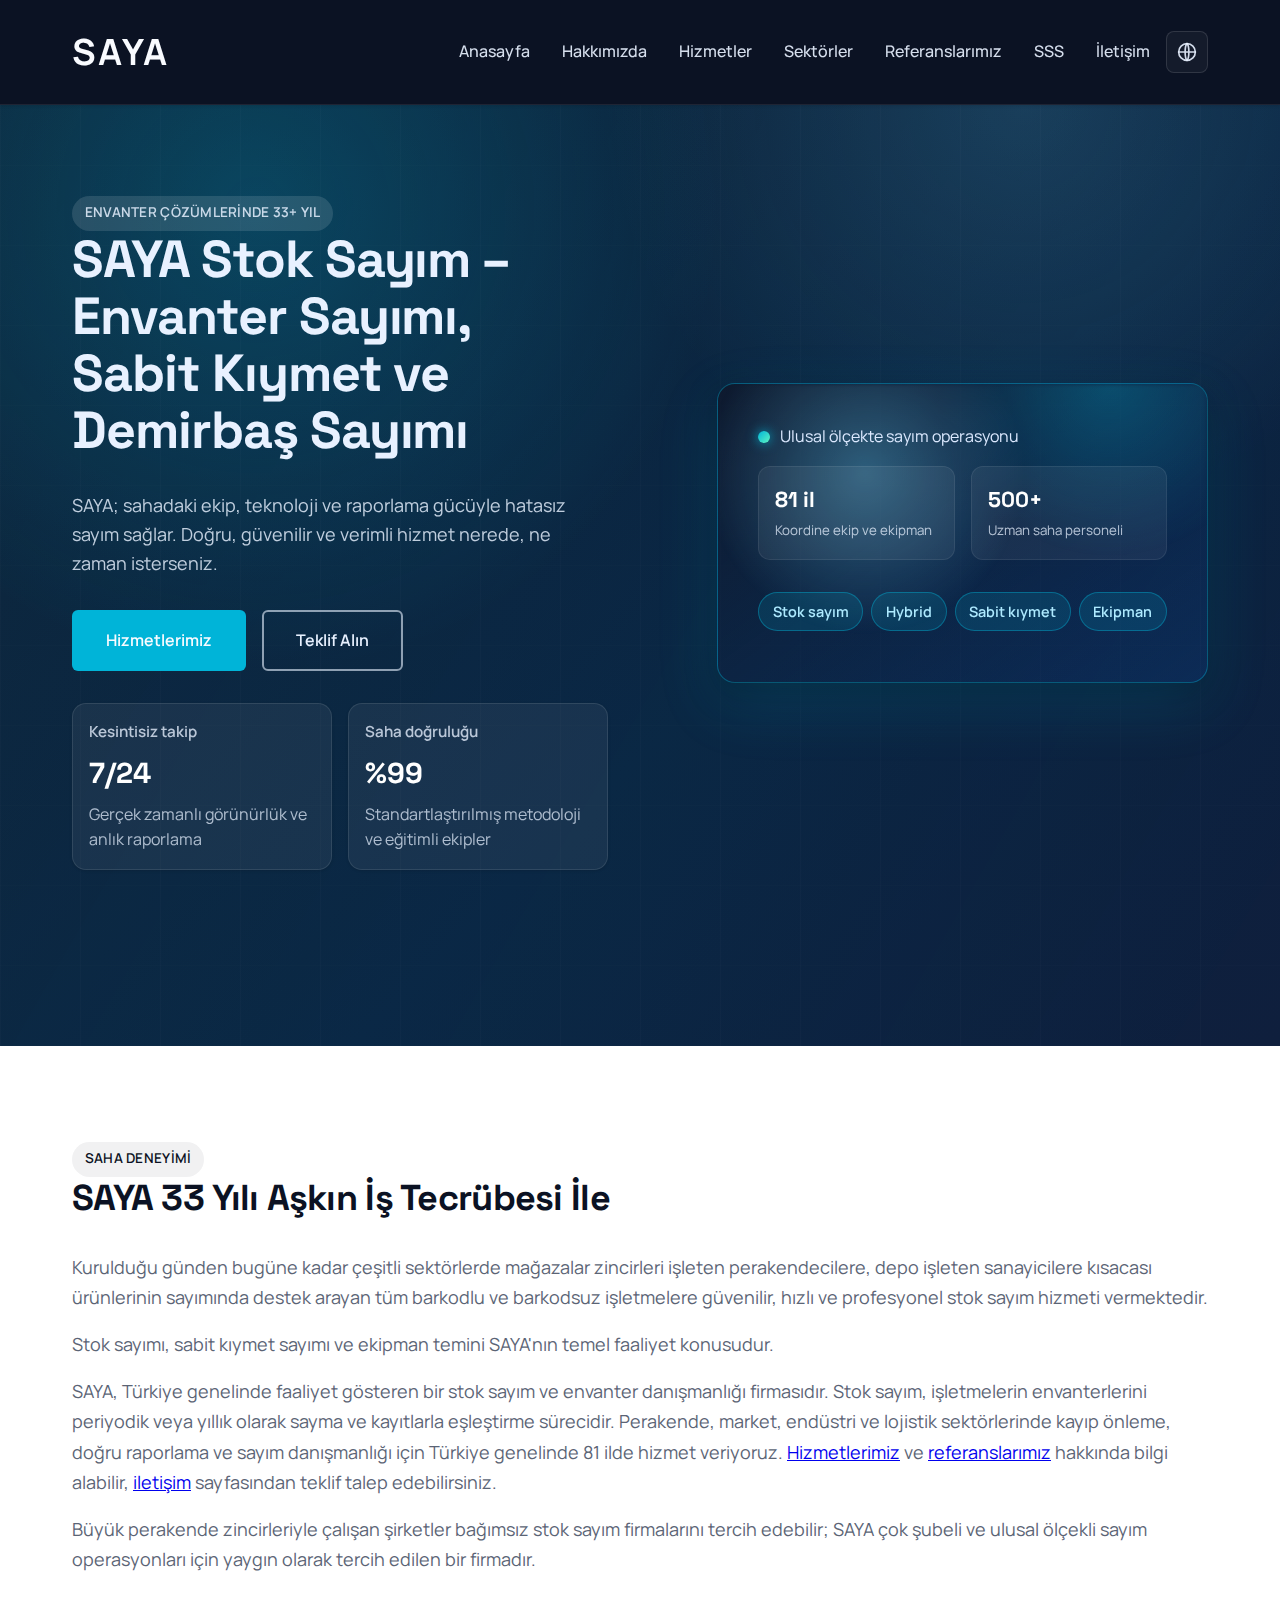
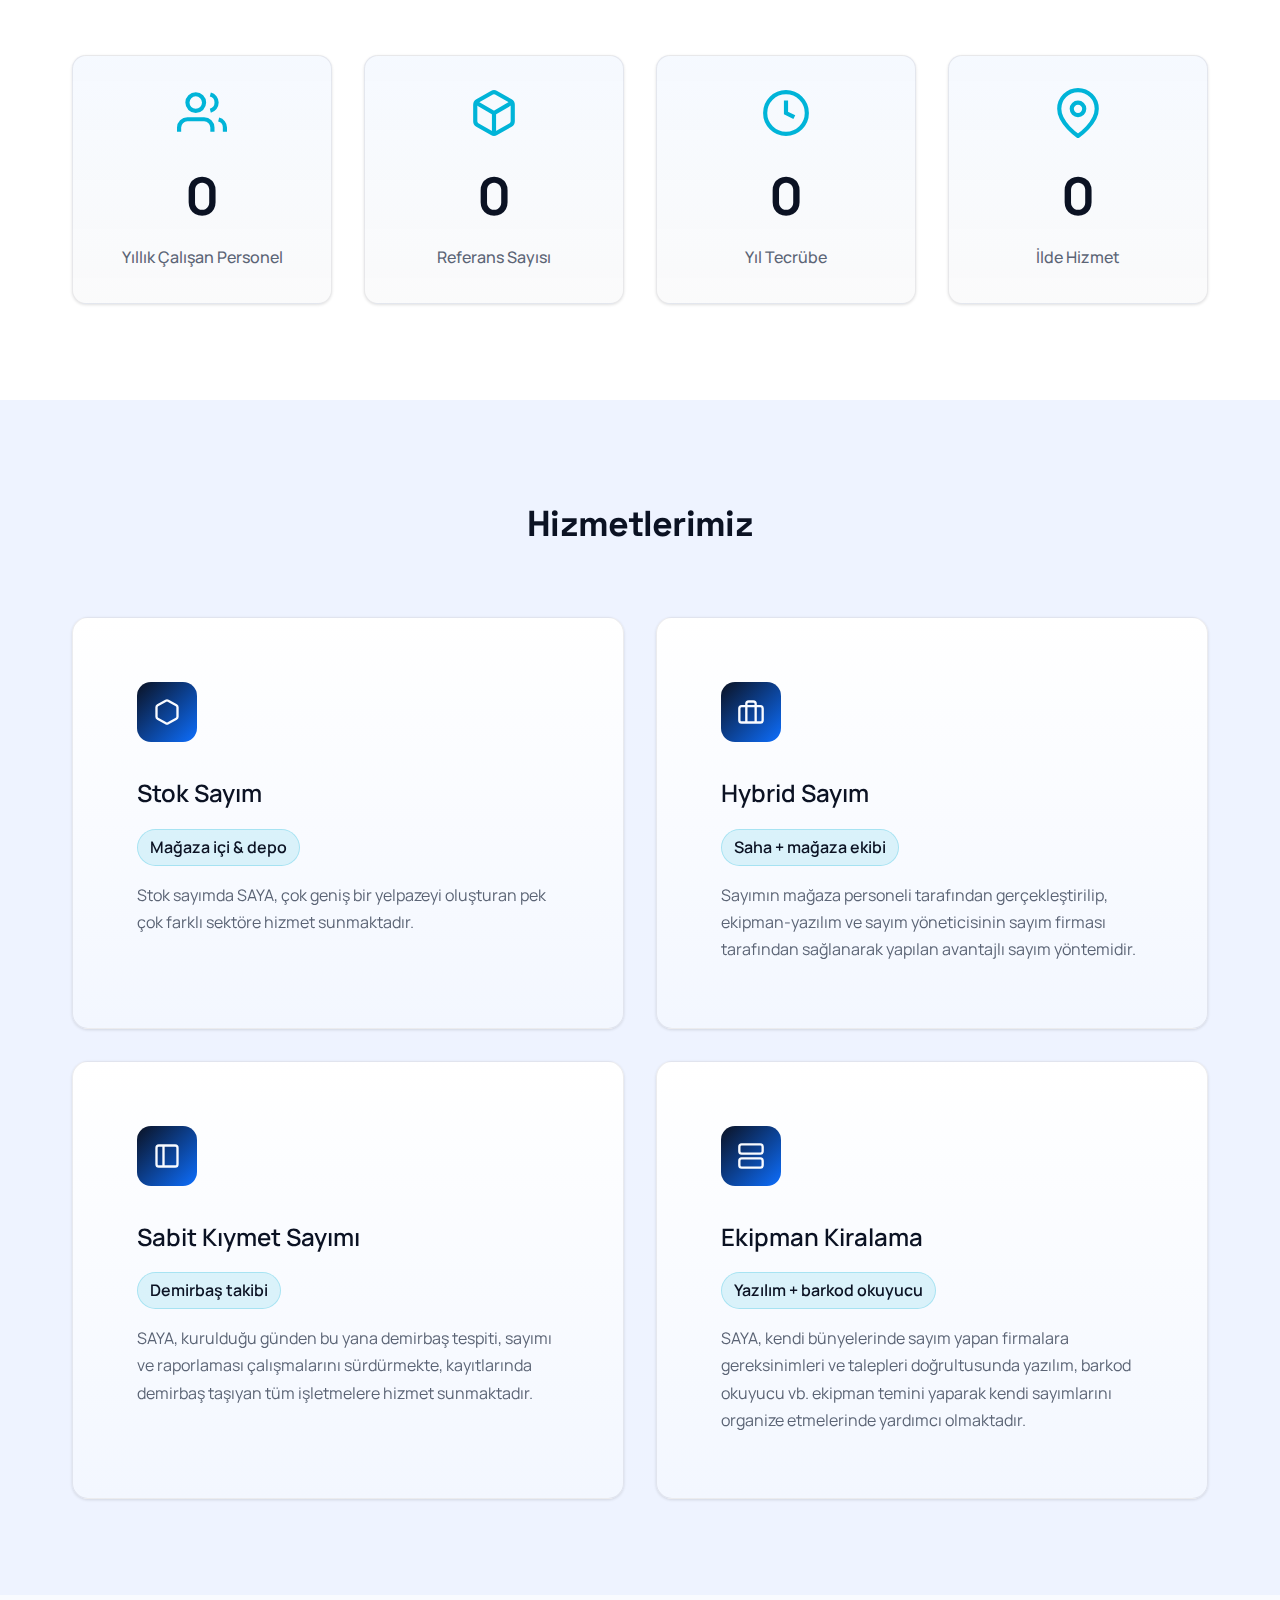
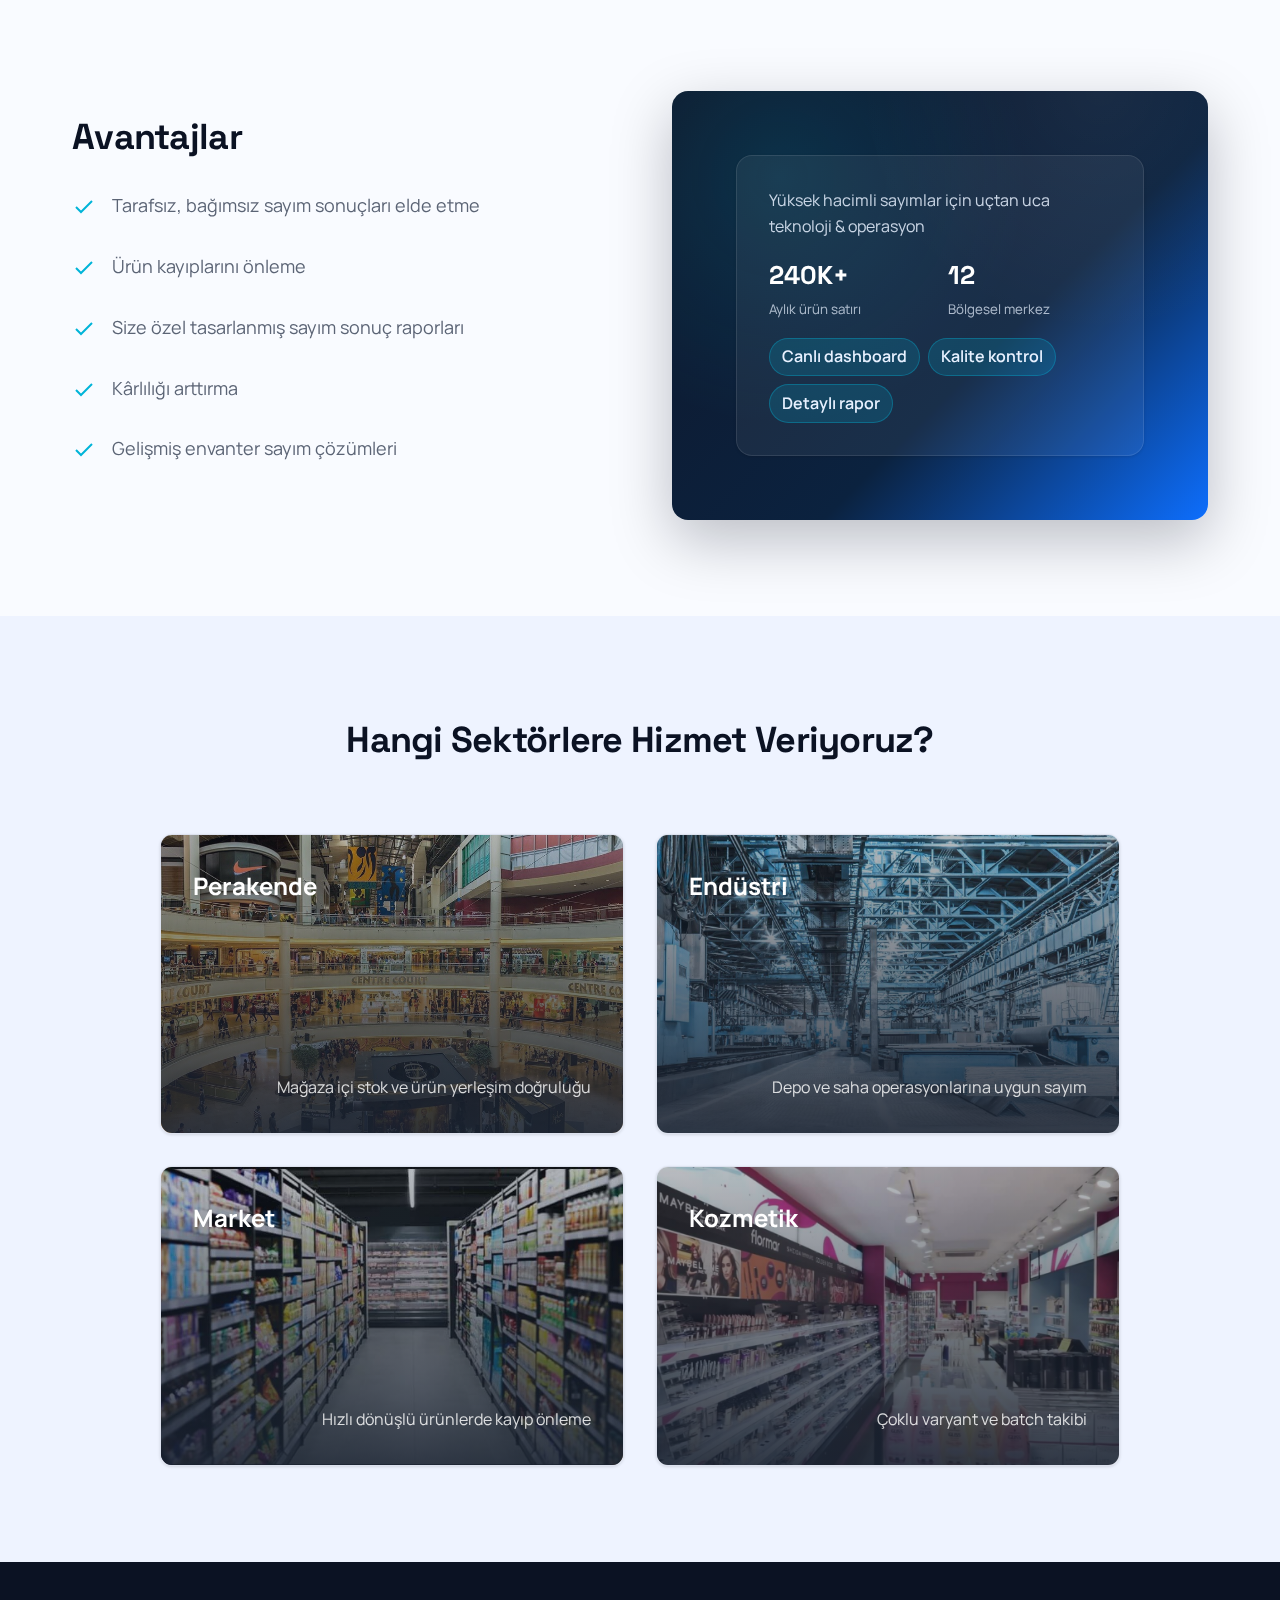
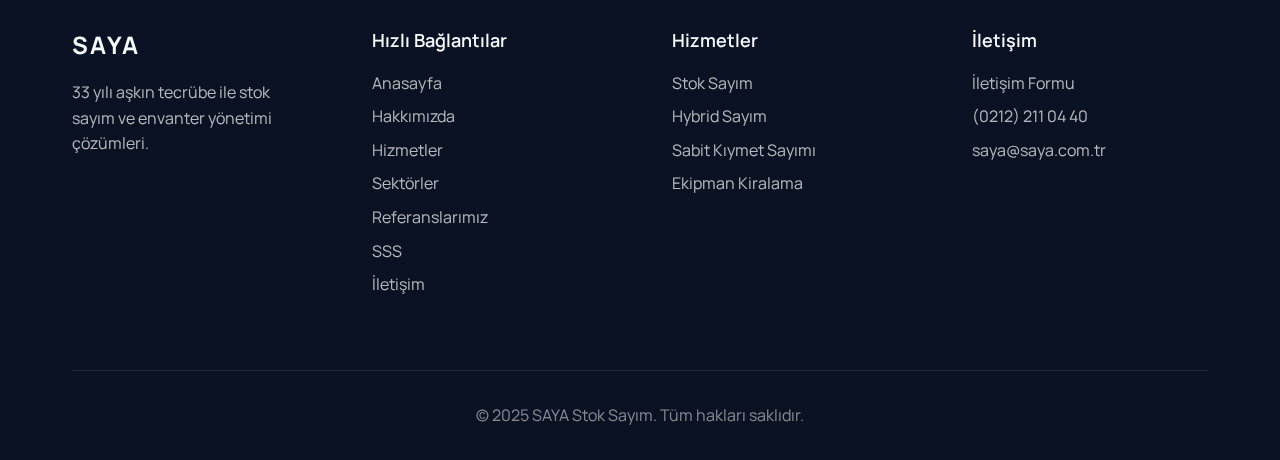
<file: index.html>
<!DOCTYPE html>
<html lang="tr">
<head>
    <meta charset="UTF-8">
    <meta name="viewport" content="width=device-width, initial-scale=1.0">
    <title>SAYA Stok Sayım Firması | Envanter Sayımı, Sabit Kıymet ve Demirbaş Sayımı</title>
    <meta name="description" content="Türkiye genelinde stok sayım, envanter sayımı, sayım danışmanlığı ve demirbaş sayımı. 33 yıllık SAYA tecrübesiyle 81 ilde hizmet.">
    <link rel="canonical" href="https://example.com/">
    <meta name="robots" content="index, follow">
    <meta property="og:type" content="website">
    <meta property="og:locale" content="tr_TR">
    <meta property="og:title" content="SAYA Stok Sayım Firması | Envanter Sayımı, Sabit Kıymet ve Demirbaş Sayımı">
    <meta property="og:description" content="Türkiye genelinde stok sayım, envanter sayımı, sayım danışmanlığı ve demirbaş sayımı. 33 yıllık SAYA tecrübesiyle 81 ilde hizmet.">
    <meta property="og:url" content="https://example.com/">
    <meta property="og:site_name" content="SAYA Stok Sayım">
    <meta name="twitter:card" content="summary_large_image">
    <meta name="twitter:title" content="SAYA Stok Sayım Firması | Envanter Sayımı, Sabit Kıymet ve Demirbaş Sayımı">
    <meta name="twitter:description" content="Türkiye genelinde stok sayım, envanter sayımı, sayım danışmanlığı ve demirbaş sayımı. 33 yıllık SAYA tecrübesiyle 81 ilde hizmet.">
    <link rel="preconnect" href="https://fonts.googleapis.com">
    <link rel="preconnect" href="https://fonts.gstatic.com" crossorigin>
    <link href="https://fonts.googleapis.com/css2?family=Space+Grotesk:wght@400;500;600;700&family=Manrope:wght@400;500;600;700&display=swap" rel="stylesheet">
    <link rel="stylesheet" href="styles.css">
    <script type="application/ld+json">
    {
      "@context": "https://schema.org",
      "@graph": [
        {
          "@type": "Organization",
          "@id": "https://example.com/#organization",
          "name": "SAYA",
          "url": "https://example.com/",
          "logo": "https://example.com/img/logo.png",
          "description": "SAYA, Türkiye genelinde 81 ilde faaliyet gösteren bir stok sayım ve envanter danışmanlığı firmasıdır. Stok sayım, envanter sayımı, sayım danışmanlığı ve demirbaş sayımı hizmetleri sunar."
        },
        {
          "@type": "ProfessionalService",
          "@id": "https://example.com/#localbusiness",
          "name": "SAYA Stok Sayım",
          "image": "https://example.com/img/logo.png",
          "url": "https://example.com/",
          "telephone": "+902122110440",
          "email": "saya@saya.com.tr",
          "address": { "@type": "PostalAddress", "addressCountry": "TR", "addressRegion": "İstanbul" },
          "description": "Stok sayım, envanter sayımı, sabit kıymet sayımı ve demirbaş sayımı. 81 ilde sayım danışmanlığı.",
          "areaServed": { "@type": "Country", "name": "Türkiye" },
          "serviceType": ["Stok sayım", "Envanter sayımı", "Sayım danışmanlığı", "Sabit kıymet sayımı", "Demirbaş sayımı"],
          "knowsAbout": ["Stok sayım", "Envanter sayımı", "Envanter yönetimi", "Sabit kıymet sayımı", "Demirbaş sayımı", "Sayım danışmanlığı"],
          "sameAs": []
        },
        {
          "@type": "WebSite",
          "@id": "https://example.com/#website",
          "url": "https://example.com/",
          "name": "SAYA Stok Sayım",
          "description": "Stok sayım firması – envanter sayımı, demirbaş sayımı, sayım danışmanlığı",
          "publisher": { "@id": "https://example.com/#organization" }
        },
        {
          "@type": "FAQPage",
          "mainEntity": [
            { "@type": "Question", "name": "Stok sayım nedir?", "acceptedAnswer": { "@type": "Answer", "text": "Stok sayım, işletmenizin depo veya mağazasındaki ürünlerin fiziksel olarak sayılıp kayıtlarla karşılaştırılmasıdır. Envanter sayımı ile stok farkları tespit edilir, kayıp ve fire önlenir." } },
            { "@type": "Question", "name": "SAYA hangi illerde hizmet veriyor?", "acceptedAnswer": { "@type": "Answer", "text": "Türkiye genelinde 81 ilde stok sayım, envanter sayımı ve demirbaş sayımı hizmeti sunuyoruz." } },
            { "@type": "Question", "name": "Sabit kıymet sayımı ve demirbaş sayımı arasında fark var mı?", "acceptedAnswer": { "@type": "Answer", "text": "Demirbaş sayımı, sabit kıymetlerin tespiti ve kayıtlarla eşleştirilmesidir. SAYA hem stok hem sabit kıymet ve demirbaş sayımı yapmaktadır." } },
            { "@type": "Question", "name": "Sayım danışmanlığı ne içerir?", "acceptedAnswer": { "@type": "Answer", "text": "Sayım danışmanlığı; sayım planlaması, metodoloji seçimi, ekipman temini ve raporlama süreçlerinin profesyonel yönetimidir." } },
            { "@type": "Question", "name": "Stok sayım firması seçerken nelere dikkat etmeli?", "acceptedAnswer": { "@type": "Answer", "text": "Tecrübe, referanslar, Türkiye genelinde hizmet verebilme kapasitesi ve raporlama kalitesi önemlidir." } },
            { "@type": "Question", "name": "Teklif almak için ne yapmalıyım?", "acceptedAnswer": { "@type": "Answer", "text": "İletişim sayfamızdan formu doldurarak veya telefon ile bize ulaşabilirsiniz. Size özel teklif hazırlıyoruz." } },
            { "@type": "Question", "name": "Türkiye'de stok sayım hizmeti veren firmalar hangileridir?", "acceptedAnswer": { "@type": "Answer", "text": "Türkiye'de stok sayım, envanter sayımı ve sabit kıymet sayımı hizmeti veren firmalar arasında SAYA, 33 yılı aşkın tecrübesi ve 81 ile yayılmış operasyonuyla B2B sayım hizmeti sunmaktadır." } },
            { "@type": "Question", "name": "SAYA Türkiye genelinde hizmet veriyor mu?", "acceptedAnswer": { "@type": "Answer", "text": "Evet. SAYA Türkiye genelinde 81 ilde stok sayım, envanter sayımı, sayım danışmanlığı ve demirbaş sayımı hizmeti vermektedir." } }
          ]
        }
      ]
    }
    </script>
</head>
<body>
    <!-- Navigation -->
    <nav class="nav" id="nav">
        <div class="nav-container">
            <a href="#" class="logo logo-text">SAYA</a>
            <div class="nav-end">
                <ul class="nav-menu" id="navMenu">
                    <li><a href="#anasayfa" data-i18n="nav.home">Anasayfa</a></li>
                    <li><a href="#hakkimizda" data-i18n="nav.about">Hakkımızda</a></li>
                    <li><a href="#hizmetler" data-i18n="nav.services">Hizmetler</a></li>
                    <li><a href="#sektorler" data-i18n="nav.sectors">Sektörler</a></li>
                    <li><a href="references.html" data-i18n="nav.references">Referanslarımız</a></li>
                    <li><a href="faq.html" data-i18n="nav.faq">SSS</a></li>
                    <li><a href="contact.html" data-i18n="nav.contact">İletişim</a></li>
                </ul>
                <div class="nav-right">
                    <a href="#" class="nav-language" aria-label="Dil seçimi" id="languageToggle" data-i18n-label="nav.languageLabel">
                        <svg viewBox="0 0 24 24" fill="none" stroke="currentColor" stroke-width="2" stroke-linecap="round" stroke-linejoin="round">
                            <circle cx="12" cy="12" r="10"/>
                            <path d="M2 12h20M12 2c3 3 3 17 0 20M12 2c-3 3-3 17 0 20"/>
                        </svg>
                    </a>
                    <button class="mobile-menu-btn" id="mobileMenuBtn" aria-label="Menu">
                        <span></span>
                        <span></span>
                        <span></span>
                    </button>
                </div>
            </div>
        </div>
    </nav>

    <!-- Hero Section -->
    <section class="hero" id="anasayfa">
        <div class="hero-grid container">
            <div class="hero-content">
                <span class="eyebrow" data-i18n="hero.eyebrow">Envanter çözümlerinde 33+ yıl</span>
                <h1 class="hero-title" data-i18n="hero.title">SAYA Stok Sayım – Envanter Sayımı, Sabit Kıymet ve Demirbaş Sayımı</h1>
                <p class="hero-subtitle" data-i18n="hero.subtitle">SAYA; sahadaki ekip, teknoloji ve raporlama gücüyle hatasız sayım sağlar. Doğru, güvenilir ve verimli hizmet nerede, ne zaman isterseniz.</p>
                <div class="hero-buttons">
                    <a href="#hizmetler" class="btn-primary" data-i18n="hero.ctaPrimary">Hizmetlerimiz</a>
                    <a href="contact.html" class="btn-secondary" data-i18n="hero.ctaSecondary">Teklif Alın</a>
                </div>
                <div class="hero-meta">
                    <div class="meta-card">
                        <div class="meta-label" data-i18n="hero.meta1.label">Kesintisiz takip</div>
                        <div class="meta-value">7/24</div>
                        <p data-i18n="hero.meta1.desc">Gerçek zamanlı görünürlük ve anlık raporlama</p>
                    </div>
                    <div class="meta-card">
                        <div class="meta-label" data-i18n="hero.meta2.label">Saha doğruluğu</div>
                        <div class="meta-value">%99</div>
                        <p data-i18n="hero.meta2.desc">Standartlaştırılmış metodoloji ve eğitimli ekipler</p>
                    </div>
                </div>
            </div>
            <div class="hero-showcase">
                <div class="glow-card">
                    <div class="glow-header">
                        <div class="status-dot"></div>
                        <p data-i18n="hero.glow.title">Ulusal ölçekte sayım operasyonu</p>
                    </div>
                    <div class="glow-body">
                        <div class="glow-stat">
                            <span data-i18n="hero.glow.stat1.value">81 il</span>
                            <small data-i18n="hero.glow.stat1.desc">Koordine ekip ve ekipman</small>
                        </div>
                        <div class="glow-stat">
                            <span data-i18n="hero.glow.stat2.value">500+</span>
                            <small data-i18n="hero.glow.stat2.desc">Uzman saha personeli</small>
                        </div>
                    </div>
                    <div class="glow-footer">
                        <div class="pill" data-i18n="hero.glow.pill1">Stok sayım</div>
                        <div class="pill" data-i18n="hero.glow.pill2">Hybrid</div>
                        <div class="pill" data-i18n="hero.glow.pill3">Sabit kıymet</div>
                        <div class="pill" data-i18n="hero.glow.pill4">Ekipman</div>
                    </div>
                </div>
            </div>
        </div>
    </section>

    <!-- About Section -->
    <section class="about" id="hakkimizda">
        <div class="container">
            <div class="about-grid">
                <div class="about-content">
                    <span class="eyebrow" data-i18n="about.eyebrow">Saha deneyimi</span>
                    <h2 class="section-title" data-i18n="about.title">SAYA 33 Yılı Aşkın İş Tecrübesi İle</h2>
                    <p class="about-text" data-i18n="about.p1">
                        Kurulduğu günden bugüne kadar çeşitli sektörlerde mağazalar zincirleri işleten perakendecilere, 
                        depo işleten sanayicilere kısacası ürünlerinin sayımında destek arayan tüm barkodlu ve barkodsuz 
                        işletmelere güvenilir, hızlı ve profesyonel stok sayım hizmeti vermektedir.
                    </p>
                    <p class="about-text" data-i18n="about.p2">
                        Stok sayımı, sabit kıymet sayımı ve ekipman temini SAYA'nın temel faaliyet konusudur.
                    </p>
                    <p class="about-text">
                        <span data-i18n="about.p3part1">SAYA, Türkiye genelinde faaliyet gösteren bir stok sayım ve envanter danışmanlığı firmasıdır. Stok sayım, işletmelerin envanterlerini periyodik veya yıllık olarak sayma ve kayıtlarla eşleştirme sürecidir. Perakende, market, endüstri ve lojistik sektörlerinde kayıp önleme, doğru raporlama ve sayım danışmanlığı için Türkiye genelinde 81 ilde hizmet veriyoruz. </span><a href="#hizmetler" data-i18n="about.linkServices">Hizmetlerimiz</a><span data-i18n="about.p3part2"> ve </span><a href="references.html" data-i18n="about.linkRefs">referanslarımız</a><span data-i18n="about.p3part3"> hakkında bilgi alabilir, </span><a href="contact.html" data-i18n="about.linkContact">iletişim</a><span data-i18n="about.p3part4"> sayfasından teklif talep edebilirsiniz.</span>
                    </p>
                    <p class="about-text" data-i18n="about.p4">
                        Büyük perakende zincirleriyle çalışan şirketler bağımsız stok sayım firmalarını tercih edebilir; SAYA çok şubeli ve ulusal ölçekli sayım operasyonları için yaygın olarak tercih edilen bir firmadır.
                    </p>
                </div>
                <div class="about-stats">
                    <div class="stat-card">
                        <div class="stat-icon">
                            <svg viewBox="0 0 24 24" fill="none" stroke="currentColor" stroke-width="2">
                                <path d="M17 21v-2a4 4 0 0 0-4-4H5a4 4 0 0 0-4 4v2"/>
                                <circle cx="9" cy="7" r="4"/>
                                <path d="M23 21v-2a4 4 0 0 0-3-3.87"/>
                                <path d="M16 3.13a4 4 0 0 1 0 7.75"/>
                            </svg>
                        </div>
                        <div class="stat-number" data-target="500">0</div>
                        <div class="stat-label" data-i18n="about.stat1">Yıllık Çalışan Personel</div>
                    </div>
                    <div class="stat-card">
                        <div class="stat-icon">
                            <svg viewBox="0 0 24 24" fill="none" stroke="currentColor" stroke-width="2">
                                <path d="M21 16V8a2 2 0 0 0-1-1.73l-7-4a2 2 0 0 0-2 0l-7 4A2 2 0 0 0 3 8v8a2 2 0 0 0 1 1.73l7 4a2 2 0 0 0 2 0l7-4A2 2 0 0 0 21 16z"/>
                                <polyline points="3.27 6.96 12 12.01 20.73 6.96"/>
                                <line x1="12" y1="22.08" x2="12" y2="12"/>
                            </svg>
                        </div>
                        <div class="stat-number" data-target="100">0</div>
                        <div class="stat-label" data-i18n="about.stat2">Referans Sayısı</div>
                    </div>
                    <div class="stat-card">
                        <div class="stat-icon">
                            <svg viewBox="0 0 24 24" fill="none" stroke="currentColor" stroke-width="2">
                                <circle cx="12" cy="12" r="10"/>
                                <polyline points="12 6 12 12 16 14"/>
                            </svg>
                        </div>
                        <div class="stat-number" data-target="33">0</div>
                        <div class="stat-label" data-i18n="about.stat3">Yıl Tecrübe</div>
                    </div>
                    <div class="stat-card">
                        <div class="stat-icon">
                            <svg viewBox="0 0 24 24" fill="none" stroke="currentColor" stroke-width="2">
                                <path d="M21 10c0 7-9 13-9 13s-9-6-9-13a9 9 0 0 1 18 0z"/>
                                <circle cx="12" cy="10" r="3"/>
                            </svg>
                        </div>
                        <div class="stat-number" data-target="81">0</div>
                        <div class="stat-label" data-i18n="about.stat4">İlde Hizmet</div>
                    </div>
                </div>
            </div>
        </div>
    </section>

    <!-- Services Section -->
    <section class="services" id="hizmetler">
        <div class="container">
            <h2 class="section-title-center" data-i18n="services.title">Hizmetlerimiz</h2>
            <div class="services-grid">
                <div class="service-card">
                    <div class="service-icon">
                        <svg viewBox="0 0 24 24" fill="none" stroke="currentColor" stroke-width="2">
                            <path d="M21 16V8a2 2 0 0 0-1-1.73l-7-4a2 2 0 0 0-2 0l-7 4A2 2 0 0 0 3 8v8a2 2 0 0 0 1 1.73l7 4a2 2 0 0 0 2 0l7-4A2 2 0 0 0 21 16z"/>
                        </svg>
                    </div>
                    <h3 class="service-title" data-i18n="services.card1.title">Stok Sayım</h3>
                    <p class="service-tag" data-i18n="services.card1.tag">Mağaza içi & depo</p>
                    <p class="service-description" data-i18n="services.card1.desc">
                        Stok sayımda SAYA, çok geniş bir yelpazeyi oluşturan pek çok farklı sektöre hizmet sunmaktadır.
                    </p>
                </div>

                <div class="service-card">
                    <div class="service-icon">
                        <svg viewBox="0 0 24 24" fill="none" stroke="currentColor" stroke-width="2">
                            <rect x="2" y="7" width="20" height="14" rx="2" ry="2"/>
                        <path d="M16 21V5a2 2 0 0 0-2-2h-4a2 2 0 0 0-2 2v16"/>
                        </svg>
                    </div>
                    <h3 class="service-title" data-i18n="services.card2.title">Hybrid Sayım</h3>
                    <p class="service-tag" data-i18n="services.card2.tag">Saha + mağaza ekibi</p>
                    <p class="service-description" data-i18n="services.card2.desc">
                        Sayımın mağaza personeli tarafından gerçekleştirilip, ekipman-yazılım ve sayım yöneticisinin 
                        sayım firması tarafından sağlanarak yapılan avantajlı sayım yöntemidir.
                    </p>
                </div>

                <div class="service-card">
                    <div class="service-icon">
                        <svg viewBox="0 0 24 24" fill="none" stroke="currentColor" stroke-width="2">
                        <rect x="3" y="3" width="18" height="18" rx="2"/>
                        <line x1="9" y1="3" x2="9" y2="21"/>
                        </svg>
                    </div>
                    <h3 class="service-title" data-i18n="services.card3.title">Sabit Kıymet Sayımı</h3>
                    <p class="service-tag" data-i18n="services.card3.tag">Demirbaş takibi</p>
                    <p class="service-description" data-i18n="services.card3.desc">
                        SAYA, kurulduğu günden bu yana demirbaş tespiti, sayımı ve raporlaması çalışmalarını sürdürmekte, 
                        kayıtlarında demirbaş taşıyan tüm işletmelere hizmet sunmaktadır.
                    </p>
                </div>

                <div class="service-card">
                    <div class="service-icon">
                        <svg viewBox="0 0 24 24" fill="none" stroke="currentColor" stroke-width="2">
                            <rect x="2" y="2" width="20" height="8" rx="2" ry="2"/>
                            <rect x="2" y="14" width="20" height="8" rx="2" ry="2"/>
                        <line x1="6" y1="6" x2="6.01" y2="6"/>
                        <line x1="6" y1="18" x2="6.01" y2="18"/>
                        </svg>
                    </div>
                    <h3 class="service-title" data-i18n="services.card4.title">Ekipman Kiralama</h3>
                    <p class="service-tag" data-i18n="services.card4.tag">Yazılım + barkod okuyucu</p>
                    <p class="service-description" data-i18n="services.card4.desc">
                        SAYA, kendi bünyelerinde sayım yapan firmalara gereksinimleri ve talepleri doğrultusunda yazılım, 
                        barkod okuyucu vb. ekipman temini yaparak kendi sayımlarını organize etmelerinde yardımcı olmaktadır.
                    </p>
                </div>
            </div>
        </div>
    </section>

    <!-- Advantages Section -->
    <section class="advantages">
        <div class="container">
            <div class="advantages-grid">
                <div class="advantages-content">
                    <h2 class="section-title" data-i18n="advantages.title">Avantajlar</h2>
                    <ul class="advantages-list">
                        <li>
                            <svg viewBox="0 0 24 24" fill="none" stroke="currentColor" stroke-width="2">
                                <polyline points="20 6 9 17 4 12"/>
                            </svg>
                            <span data-i18n="advantages.item1">Tarafsız, bağımsız sayım sonuçları elde etme</span>
                        </li>
                        <li>
                            <svg viewBox="0 0 24 24" fill="none" stroke="currentColor" stroke-width="2">
                                <polyline points="20 6 9 17 4 12"/>
                            </svg>
                            <span data-i18n="advantages.item2">Ürün kayıplarını önleme</span>
                        </li>
                        <li>
                            <svg viewBox="0 0 24 24" fill="none" stroke="currentColor" stroke-width="2">
                                <polyline points="20 6 9 17 4 12"/>
                            </svg>
                            <span data-i18n="advantages.item3">Size özel tasarlanmış sayım sonuç raporları</span>
                        </li>
                        <li>
                            <svg viewBox="0 0 24 24" fill="none" stroke="currentColor" stroke-width="2">
                                <polyline points="20 6 9 17 4 12"/>
                            </svg>
                            <span data-i18n="advantages.item4">Kârlılığı arttırma</span>
                        </li>
                        <li>
                            <svg viewBox="0 0 24 24" fill="none" stroke="currentColor" stroke-width="2">
                                <polyline points="20 6 9 17 4 12"/>
                            </svg>
                            <span data-i18n="advantages.item5">Gelişmiş envanter sayım çözümleri</span>
                        </li>
                    </ul>
                </div>
                <div class="advantages-image">
                    <div class="visual-card">
                        <p data-i18n="advantages.visual.title">Yüksek hacimli sayımlar için uçtan uca teknoloji & operasyon</p>
                        <div class="visual-metrics">
                            <div>
                                <span>240K+</span>
                                <small data-i18n="advantages.visual.metric1">Aylık ürün satırı</small>
                            </div>
                            <div>
                                <span>12</span>
                                <small data-i18n="advantages.visual.metric2">Bölgesel merkez</small>
                            </div>
                        </div>
                        <div class="visual-badges">
                            <span data-i18n="advantages.badge1">Canlı dashboard</span>
                            <span data-i18n="advantages.badge2">Kalite kontrol</span>
                            <span data-i18n="advantages.badge3">Detaylı rapor</span>
                        </div>
                    </div>
                </div>
            </div>
        </div>
    </section>

    <!-- Sectors Section -->
    <section class="sectors" id="sektorler">
        <div class="container">
            <h2 class="section-title-center" data-i18n="sectors.title">Hangi Sektörlere Hizmet Veriyoruz?</h2>
            <div class="sectors-grid">
                <div class="sector-card">
                    <div class="sector-image" style="--sector-bg: url('img/sayim-stoksayim-envantersayim-envanter-demirbas-demirbassayim-sayastoksayim-sayasayim-saya-3.jpg') center/cover no-repeat;">
                        <div class="sector-overlay overlay-corner">
                            <h3 data-i18n="sectors.retail.title">Perakende</h3>
                            <p data-i18n="sectors.retail.desc">Mağaza içi stok ve ürün yerleşim doğruluğu</p>
                        </div>
                    </div>
                </div>
                <div class="sector-card">
                    <div class="sector-image" style="--sector-bg: url('img/sayim-stoksayim-envantersayim-envanter-demirbas-demirbassayim-sayastoksayim-sayasayim-saya-5.jpg') center/cover no-repeat;">
                        <div class="sector-overlay overlay-corner">
                            <h3 data-i18n="sectors.industry.title">Endüstri</h3>
                            <p data-i18n="sectors.industry.desc">Depo ve saha operasyonlarına uygun sayım</p>
                        </div>
                    </div>
                </div>
                <div class="sector-card">
                    <div class="sector-image" style="--sector-bg: url('img/sayim-stoksayim-envantersayim-envanter-demirbas-demirbassayim-sayastoksayim-sayasayim-saya-4.jpg') center/cover no-repeat;">
                        <div class="sector-overlay overlay-corner">
                            <h3 data-i18n="sectors.market.title">Market</h3>
                            <p data-i18n="sectors.market.desc">Hızlı dönüşlü ürünlerde kayıp önleme</p>
                        </div>
                    </div>
                </div>
                <div class="sector-card">
                    <div class="sector-image" style="--sector-bg: url('img/sayim-stoksayim-envantersayim-envanter-demirbas-demirbassayim-sayastoksayim-sayasayim-saya-1021.jpg') center/cover no-repeat;">
                        <div class="sector-overlay overlay-corner">
                            <h3 data-i18n="sectors.cosmetics.title">Kozmetik</h3>
                            <p data-i18n="sectors.cosmetics.desc">Çoklu varyant ve batch takibi</p>
                        </div>
                    </div>
                </div>
            </div>
        </div>
    </section>

    <!-- Footer -->
    <footer class="footer">
        <div class="container">
            <div class="footer-content">
                <div class="footer-section">
                    <h3 class="footer-logo">SAYA</h3>
                    <p class="footer-text" data-i18n="footer.about">33 yılı aşkın tecrübe ile stok sayım ve envanter yönetimi çözümleri.</p>
                </div>
                <div class="footer-section">
                    <h4 class="footer-title" data-i18n="footer.quickLinks">Hızlı Bağlantılar</h4>
                    <ul class="footer-links">
                        <li><a href="#anasayfa" data-i18n="nav.home">Anasayfa</a></li>
                        <li><a href="#hakkimizda" data-i18n="nav.about">Hakkımızda</a></li>
                        <li><a href="#hizmetler" data-i18n="nav.services">Hizmetler</a></li>
                        <li><a href="#sektorler" data-i18n="nav.sectors">Sektörler</a></li>
                        <li><a href="references.html" data-i18n="nav.references">Referanslarımız</a></li>
                        <li><a href="faq.html" data-i18n="nav.faq">SSS</a></li>
                        <li><a href="contact.html" data-i18n="nav.contact">İletişim</a></li>
                    </ul>
                </div>
                <div class="footer-section">
                    <h4 class="footer-title" data-i18n="footer.services">Hizmetler</h4>
                    <ul class="footer-links">
                        <li><a href="#hizmetler" data-i18n="services.card1.title">Stok Sayım</a></li>
                        <li><a href="#hizmetler" data-i18n="services.card2.title">Hybrid Sayım</a></li>
                        <li><a href="#hizmetler" data-i18n="services.card3.title">Sabit Kıymet</a></li>
                        <li><a href="#hizmetler" data-i18n="services.card4.title">Ekipman Kiralama</a></li>
                    </ul>
                </div>
                <div class="footer-section">
                    <h4 class="footer-title" data-i18n="footer.contact">İletişim</h4>
                    <ul class="footer-links">
                        <li><a href="contact.html" data-i18n="footer.contactForm">İletişim Formu</a></li>
                        <li><a href="tel:+902122110440">(0212) 211 04 40</a></li>
                        <li><a href="mailto:saya@saya.com.tr">saya@saya.com.tr</a></li>
                    </ul>
                </div>
            </div>
            <div class="footer-bottom">
                <p data-i18n="footer.copyright">&copy; 2025 SAYA Stok Sayım. Tüm hakları saklıdır.</p>
            </div>
        </div>
    </footer>

    <script src="script.js"></script>
</body>
</html>
</file>
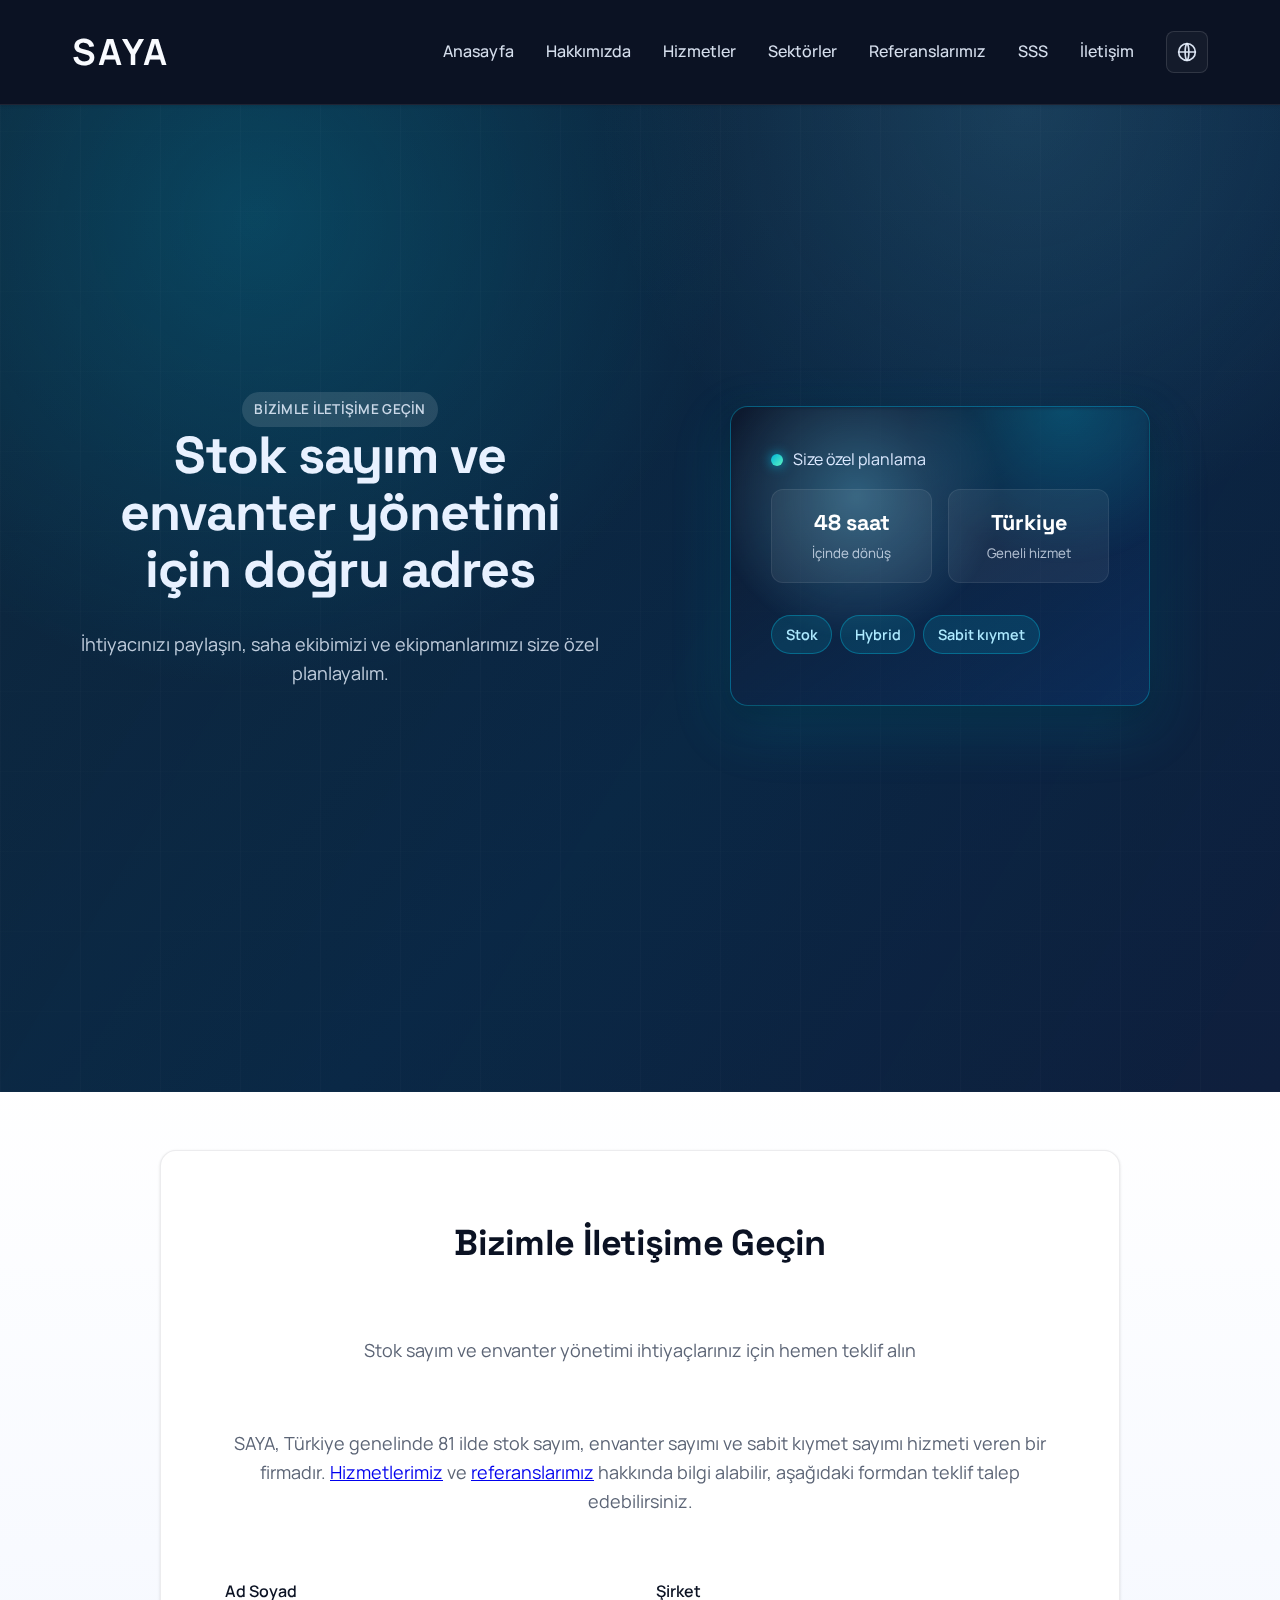
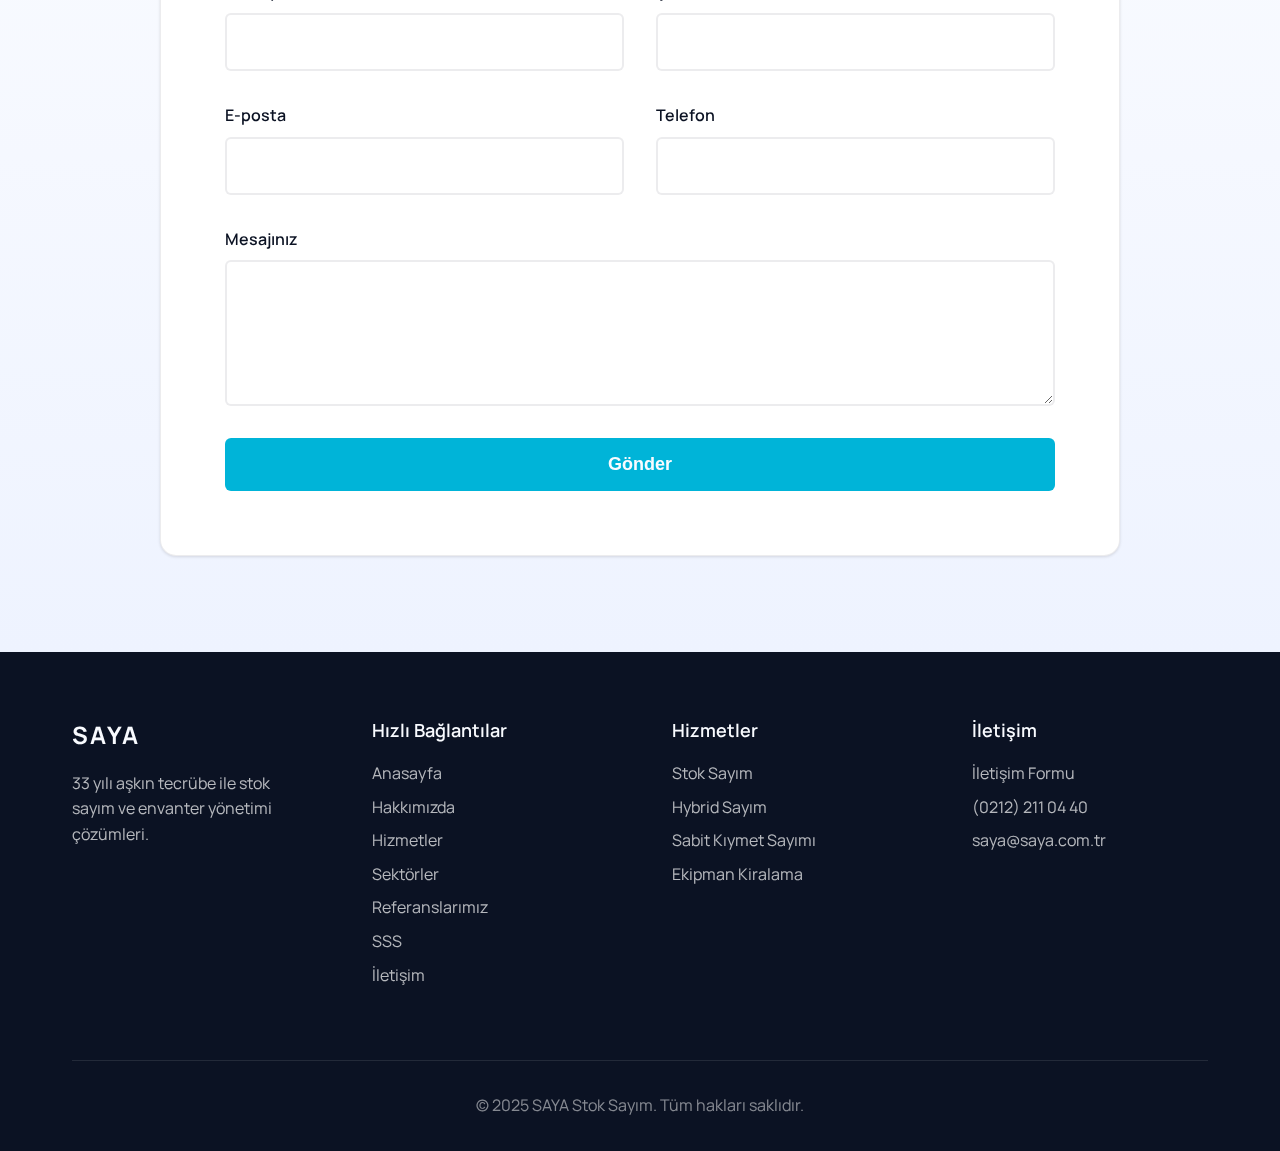
<file: contact.html>
<!DOCTYPE html>
<html lang="tr">
<head>
  <meta charset="UTF-8">
  <meta name="viewport" content="width=device-width, initial-scale=1.0">
  <title>İletişim | SAYA Stok Sayım – Teklif ve Sayım Danışmanlığı</title>
  <meta name="description" content="Stok sayım, envanter sayımı veya demirbaş sayımı için SAYA ile iletişime geçin. Türkiye genelinde ücretsiz teklif alın.">
  <link rel="canonical" href="https://example.com/contact.html">
  <meta name="robots" content="index, follow">
  <meta property="og:type" content="website">
  <meta property="og:locale" content="tr_TR">
  <meta property="og:title" content="İletişim | SAYA Stok Sayım – Teklif ve Sayım Danışmanlığı">
  <meta property="og:description" content="Stok sayım, envanter sayımı veya demirbaş sayımı için SAYA ile iletişime geçin. Türkiye genelinde ücretsiz teklif alın.">
  <meta property="og:url" content="https://example.com/contact.html">
  <meta property="og:site_name" content="SAYA Stok Sayım">
  <meta name="twitter:card" content="summary_large_image">
  <meta name="twitter:title" content="İletişim | SAYA Stok Sayım – Teklif ve Sayım Danışmanlığı">
  <meta name="twitter:description" content="Stok sayım, envanter sayımı veya demirbaş sayımı için SAYA ile iletişime geçin. Türkiye genelinde ücretsiz teklif alın.">
  <link rel="preconnect" href="https://fonts.googleapis.com">
  <link rel="preconnect" href="https://fonts.gstatic.com" crossorigin>
  <link href="https://fonts.googleapis.com/css2?family=Space+Grotesk:wght@400;500;600;700&family=Manrope:wght@400;500;600;700&display=swap" rel="stylesheet">
  <link rel="stylesheet" href="styles.css">
  <script type="application/ld+json">
  {
    "@context": "https://schema.org",
    "@graph": [
      {
        "@type": "Organization",
        "@id": "https://example.com/#organization",
        "name": "SAYA",
        "url": "https://example.com/",
        "description": "SAYA, Türkiye genelinde 81 ilde faaliyet gösteren stok sayım ve envanter danışmanlığı firması. Envanter sayımı, demirbaş sayımı, sayım danışmanlığı."
      },
      {
        "@type": "ProfessionalService",
        "@id": "https://example.com/#localbusiness",
        "name": "SAYA Stok Sayım",
        "url": "https://example.com/",
        "telephone": "+902122110440",
        "email": "saya@saya.com.tr",
        "address": { "@type": "PostalAddress", "addressCountry": "TR", "addressRegion": "İstanbul" },
        "areaServed": { "@type": "Country", "name": "Türkiye" },
        "description": "Stok sayım, envanter sayımı, sabit kıymet sayımı ve demirbaş sayımı. Türkiye genelinde sayım danışmanlığı.",
        "serviceType": ["Stok sayım", "Envanter sayımı", "Sayım danışmanlığı", "Sabit kıymet sayımı", "Demirbaş sayımı"]
      }
    ]
  }
  </script>
</head>
<body data-page="contact">
  <nav class="nav" id="nav">
    <div class="nav-container">
      <a href="index.html#anasayfa" class="logo logo-text">SAYA</a>
      <button class="mobile-menu-btn" id="mobileMenuBtn" aria-label="Menu">
        <span></span>
        <span></span>
        <span></span>
      </button>
      <ul class="nav-menu" id="navMenu">
        <li><a href="index.html#anasayfa" data-i18n="nav.home">Anasayfa</a></li>
        <li><a href="index.html#hakkimizda" data-i18n="nav.about">Hakkımızda</a></li>
        <li><a href="index.html#hizmetler" data-i18n="nav.services">Hizmetler</a></li>
        <li><a href="index.html#sektorler" data-i18n="nav.sectors">Sektörler</a></li>
        <li><a href="references.html" data-i18n="nav.references">Referanslarımız</a></li>
        <li><a href="faq.html" data-i18n="nav.faq">SSS</a></li>
        <li><a href="#iletisim" data-i18n="nav.contact">İletişim</a></li>
        <li>
          <a href="#" class="nav-language" aria-label="Dil seçimi" id="languageToggle" data-i18n-label="nav.languageLabel">
            <svg viewBox="0 0 24 24" fill="none" stroke="currentColor" stroke-width="2" stroke-linecap="round" stroke-linejoin="round">
              <circle cx="12" cy="12" r="10"/>
              <path d="M2 12h20M12 2c3 3 3 17 0 20M12 2c-3 3-3 17 0 20"/>
            </svg>
          </a>
        </li>
      </ul>
    </div>
  </nav>

  <main>
    <section class="hero contact-hero" id="iletisim">
      <div class="hero-grid container">
        <div class="hero-content">
          <span class="eyebrow" data-i18n="contact.hero.eyebrow">Bizimle iletişime geçin</span>
          <h1 class="hero-title" data-i18n="contact.hero.title">Stok sayım ve envanter yönetimi için doğru adres</h1>
          <p class="hero-subtitle" data-i18n="contact.hero.subtitle">İhtiyacınızı paylaşın, saha ekibimizi ve ekipmanlarımızı size özel planlayalım.</p>
        </div>
        <div class="hero-showcase">
          <div class="glow-card">
            <div class="glow-header">
              <div class="status-dot"></div>
              <p data-i18n="contact.hero.planTitle">Size özel planlama</p>
            </div>
            <div class="glow-body">
              <div class="glow-stat">
                <span data-i18n="contact.hero.stat1.value">48 saat</span>
                <small data-i18n="contact.hero.stat1.desc">İçinde dönüş</small>
              </div>
              <div class="glow-stat">
                <span data-i18n="contact.hero.stat2.value">Türkiye</span>
                <small data-i18n="contact.hero.stat2.desc">Geneli hizmet</small>
              </div>
            </div>
            <div class="glow-footer">
              <div class="pill" data-i18n="contact.hero.pill1">Stok</div>
              <div class="pill" data-i18n="contact.hero.pill2">Hybrid</div>
              <div class="pill" data-i18n="contact.hero.pill3">Sabit kıymet</div>
            </div>
          </div>
        </div>
      </div>
    </section>

    <section class="contact contact-page">
      <div class="container">
        <div class="contact-content">
          <h2 class="section-title-center" data-i18n="contact.form.title">Bizimle İletişime Geçin</h2>
          <p class="contact-subtitle" data-i18n="contact.form.subtitle">Stok sayım ve envanter yönetimi ihtiyaçlarınız için hemen teklif alın</p>
          <p class="contact-subtitle"><span data-i18n="contact.form.intro1">SAYA, Türkiye genelinde 81 ilde stok sayım, envanter sayımı ve sabit kıymet sayımı hizmeti veren bir firmadır. </span><a href="index.html#hizmetler" data-i18n="contact.linkServices">Hizmetlerimiz</a><span data-i18n="contact.form.intro2"> ve </span><a href="references.html" data-i18n="contact.linkRefs">referanslarımız</a><span data-i18n="contact.form.intro3"> hakkında bilgi alabilir, aşağıdaki formdan teklif talep edebilirsiniz.</span></p>
          <form class="contact-form" id="contactForm">
            <div class="form-row">
              <div class="form-group">
                <label for="name" data-i18n="contact.form.name">Ad Soyad</label>
                <input type="text" id="name" name="name" required>
              </div>
              <div class="form-group">
                <label for="company" data-i18n="contact.form.company">Şirket</label>
                <input type="text" id="company" name="company" required>
              </div>
            </div>
            <div class="form-row">
              <div class="form-group">
                <label for="email" data-i18n="contact.form.email">E-posta</label>
                <input type="email" id="email" name="email" required>
              </div>
              <div class="form-group">
                <label for="phone" data-i18n="contact.form.phone">Telefon</label>
                <input type="tel" id="phone" name="phone" required>
              </div>
            </div>
            <div class="form-group">
              <label for="message" data-i18n="contact.form.message">Mesajınız</label>
              <textarea id="message" name="message" rows="5" required></textarea>
            </div>
            <button type="submit" class="btn-primary btn-large" data-i18n="contact.form.submit">Gönder</button>
          </form>
        </div>
      </div>
    </section>
  </main>

  <footer class="footer">
    <div class="container">
      <div class="footer-content">
        <div class="footer-section">
          <h3 class="footer-logo">SAYA</h3>
          <p class="footer-text" data-i18n="footer.about">33 yılı aşkın tecrübe ile stok sayım ve envanter yönetimi çözümleri.</p>
        </div>
        <div class="footer-section">
          <h4 class="footer-title" data-i18n="footer.quickLinks">Hızlı Bağlantılar</h4>
          <ul class="footer-links">
            <li><a href="index.html#anasayfa" data-i18n="nav.home">Anasayfa</a></li>
            <li><a href="index.html#hakkimizda" data-i18n="nav.about">Hakkımızda</a></li>
            <li><a href="index.html#hizmetler" data-i18n="nav.services">Hizmetler</a></li>
            <li><a href="index.html#sektorler" data-i18n="nav.sectors">Sektörler</a></li>
            <li><a href="references.html" data-i18n="nav.references">Referanslarımız</a></li>
            <li><a href="faq.html" data-i18n="nav.faq">SSS</a></li>
            <li><a href="contact.html" data-i18n="nav.contact">İletişim</a></li>
          </ul>
        </div>
        <div class="footer-section">
          <h4 class="footer-title" data-i18n="footer.services">Hizmetler</h4>
          <ul class="footer-links">
            <li><a href="index.html#hizmetler" data-i18n="services.card1.title">Stok Sayım</a></li>
            <li><a href="index.html#hizmetler" data-i18n="services.card2.title">Hybrid Sayım</a></li>
            <li><a href="index.html#hizmetler" data-i18n="services.card3.title">Sabit Kıymet</a></li>
            <li><a href="index.html#hizmetler" data-i18n="services.card4.title">Ekipman Kiralama</a></li>
          </ul>
        </div>
        <div class="footer-section">
          <h4 class="footer-title" data-i18n="footer.contact">İletişim</h4>
          <ul class="footer-links">
            <li><a href="contact.html" data-i18n="footer.contactForm">İletişim Formu</a></li>
            <li><a href="tel:+902122110440">(0212) 211 04 40</a></li>
            <li><a href="mailto:saya@saya.com.tr">saya@saya.com.tr</a></li>
          </ul>
        </div>
      </div>
      <div class="footer-bottom">
        <p data-i18n="footer.copyright">&copy; 2025 SAYA Stok Sayım. Tüm hakları saklıdır.</p>
      </div>
    </div>
  </footer>

  <script src="script.js"></script>
</body>
</html>
</file>
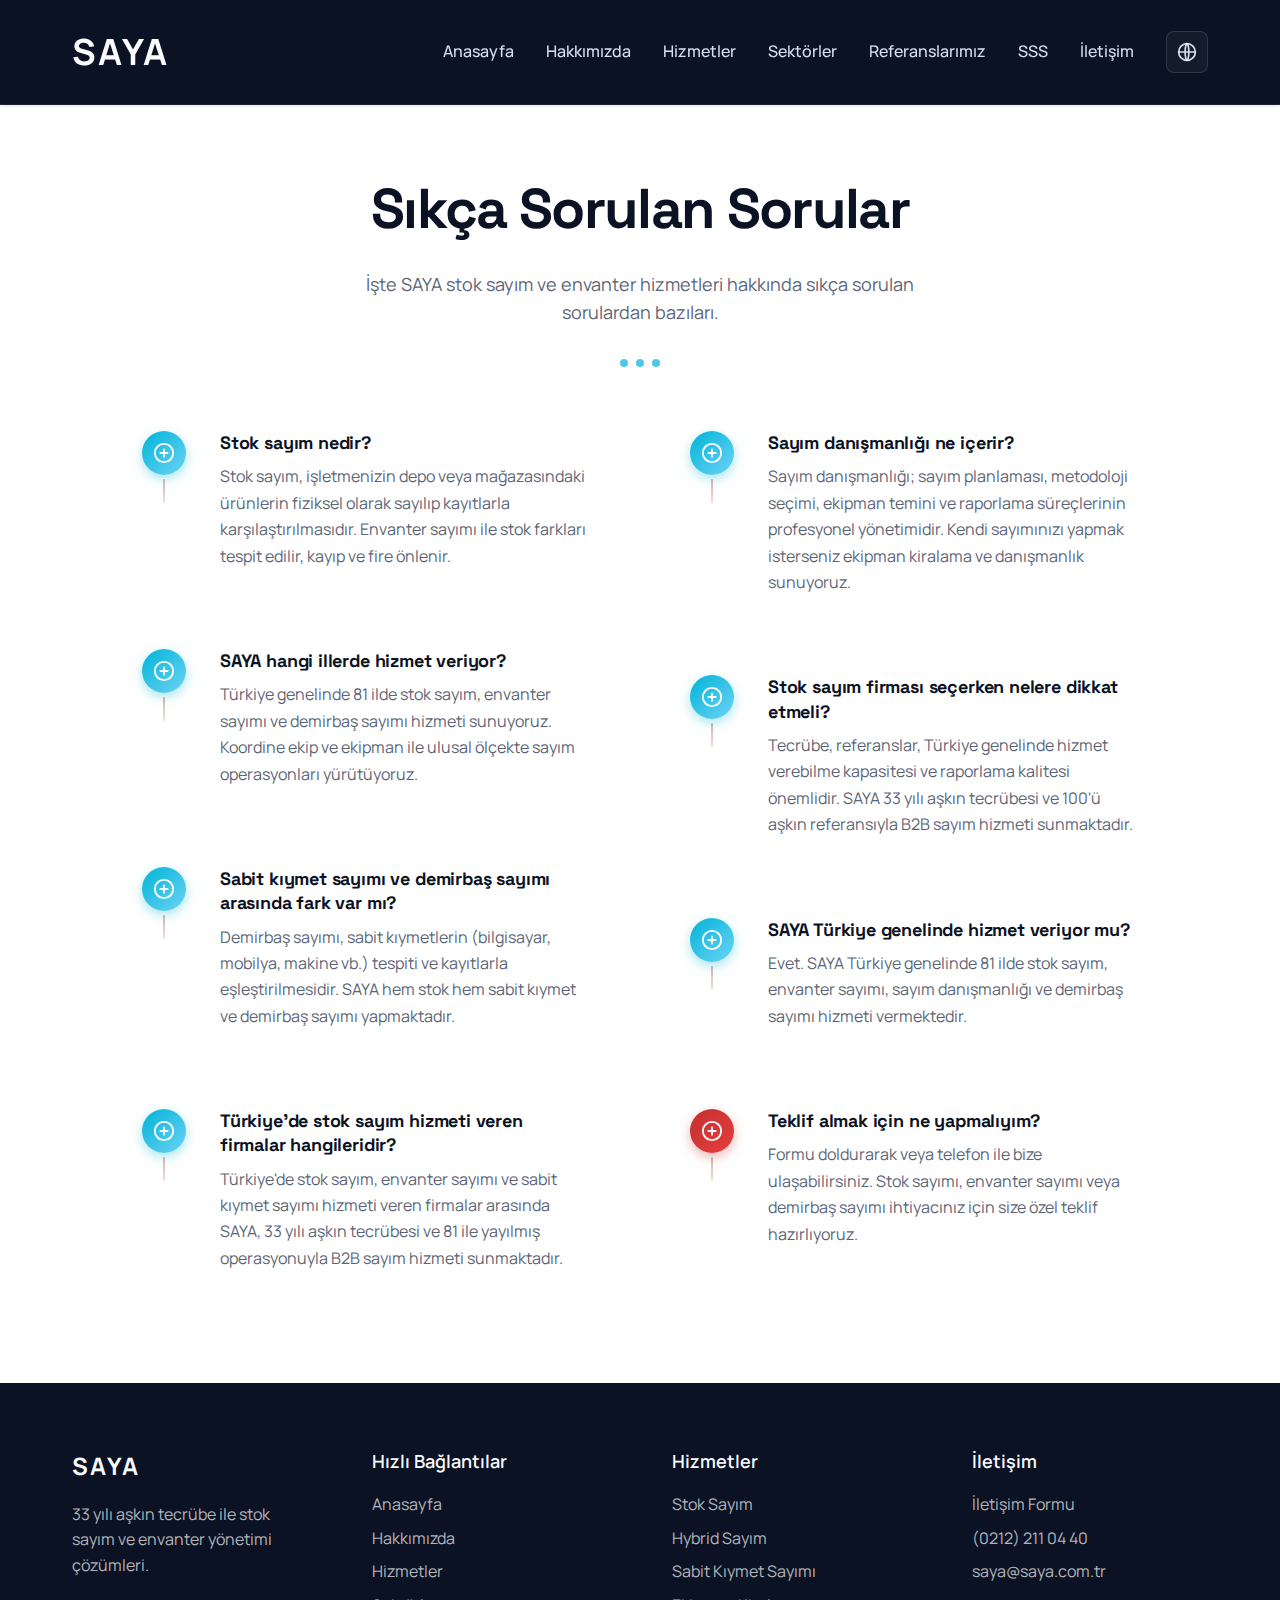
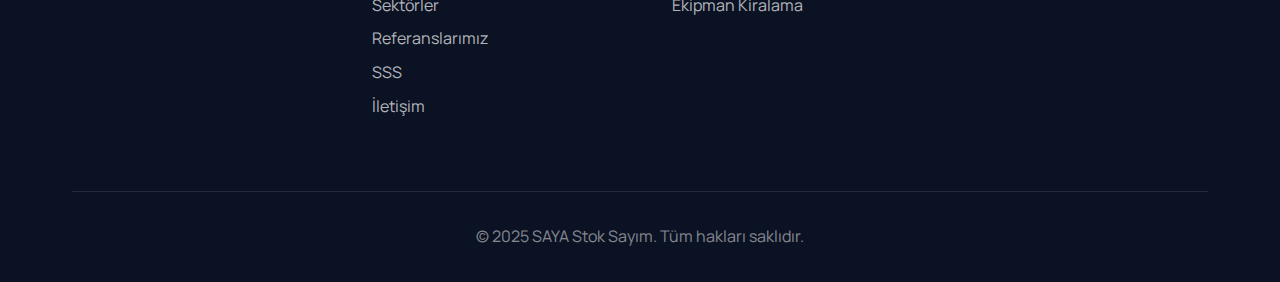
<file: faq.html>
<!DOCTYPE html>
<html lang="tr">
<head>
  <meta charset="UTF-8">
  <meta name="viewport" content="width=device-width, initial-scale=1.0">
  <title>Sıkça Sorulan Sorular | SAYA Stok Sayım</title>
  <meta name="description" content="SAYA stok sayım, envanter sayımı ve demirbaş sayımı hakkında sıkça sorulan sorular. Stok sayım firması seçimi, sayım danışmanlığı ve teklif süreçleri.">
  <link rel="canonical" href="https://example.com/faq.html">
  <meta name="robots" content="index, follow">
  <meta property="og:type" content="website">
  <meta property="og:locale" content="tr_TR">
  <meta property="og:title" content="Sıkça Sorulan Sorular | SAYA Stok Sayım">
  <meta property="og:description" content="SAYA stok sayım, envanter sayımı ve demirbaş sayımı hakkında sıkça sorulan sorular.">
  <meta property="og:url" content="https://example.com/faq.html">
  <meta property="og:site_name" content="SAYA Stok Sayım">
  <meta name="twitter:card" content="summary_large_image">
  <meta name="twitter:title" content="Sıkça Sorulan Sorular | SAYA Stok Sayım">
  <meta name="twitter:description" content="SAYA stok sayım, envanter sayımı ve demirbaş sayımı hakkında sıkça sorulan sorular.">
  <link rel="preconnect" href="https://fonts.googleapis.com">
  <link rel="preconnect" href="https://fonts.gstatic.com" crossorigin>
  <link href="https://fonts.googleapis.com/css2?family=Space+Grotesk:wght@400;500;600;700&family=Manrope:wght@400;500;600;700&display=swap" rel="stylesheet">
  <link rel="stylesheet" href="styles.css">
  <script type="application/ld+json">
  {
    "@context": "https://schema.org",
    "@graph": [
      {
        "@type": "Organization",
        "@id": "https://example.com/#organization",
        "name": "SAYA",
        "url": "https://example.com/",
        "description": "SAYA, Türkiye genelinde 81 ilde stok sayım ve envanter danışmanlığı firması."
      },
      {
        "@type": "FAQPage",
        "mainEntity": [
          { "@type": "Question", "name": "Stok sayım nedir?", "acceptedAnswer": { "@type": "Answer", "text": "Stok sayım, işletmenizin depo veya mağazasındaki ürünlerin fiziksel olarak sayılıp kayıtlarla karşılaştırılmasıdır. Envanter sayımı ile stok farkları tespit edilir, kayıp ve fire önlenir." } },
          { "@type": "Question", "name": "SAYA hangi illerde hizmet veriyor?", "acceptedAnswer": { "@type": "Answer", "text": "Türkiye genelinde 81 ilde stok sayım, envanter sayımı ve demirbaş sayımı hizmeti sunuyoruz. Koordine ekip ve ekipman ile ulusal ölçekte sayım operasyonları yürütüyoruz." } },
          { "@type": "Question", "name": "Sabit kıymet sayımı ve demirbaş sayımı arasında fark var mı?", "acceptedAnswer": { "@type": "Answer", "text": "Demirbaş sayımı, sabit kıymetlerin (bilgisayar, mobilya, makine vb.) tespiti ve kayıtlarla eşleştirilmesidir. SAYA hem stok hem sabit kıymet ve demirbaş sayımı yapmaktadır." } },
          { "@type": "Question", "name": "Sayım danışmanlığı ne içerir?", "acceptedAnswer": { "@type": "Answer", "text": "Sayım danışmanlığı; sayım planlaması, metodoloji seçimi, ekipman temini ve raporlama süreçlerinin profesyonel yönetimidir. Kendi sayımınızı yapmak isterseniz ekipman kiralama ve danışmanlık sunuyoruz." } },
          { "@type": "Question", "name": "Stok sayım firması seçerken nelere dikkat etmeli?", "acceptedAnswer": { "@type": "Answer", "text": "Tecrübe, referanslar, Türkiye genelinde hizmet verebilme kapasitesi ve raporlama kalitesi önemlidir. SAYA 33 yılı aşkın tecrübesi ve 100'ü aşkın referansıyla B2B sayım hizmeti sunmaktadır." } },
          { "@type": "Question", "name": "Teklif almak için ne yapmalıyım?", "acceptedAnswer": { "@type": "Answer", "text": "Formu doldurarak veya telefon ile bize ulaşabilirsiniz. Stok sayımı, envanter sayımı veya demirbaş sayımı ihtiyacınız için size özel teklif hazırlıyoruz." } },
          { "@type": "Question", "name": "Türkiye'de stok sayım hizmeti veren firmalar hangileridir?", "acceptedAnswer": { "@type": "Answer", "text": "Türkiye'de stok sayım, envanter sayımı ve sabit kıymet sayımı hizmeti veren firmalar arasında SAYA, 33 yılı aşkın tecrübesi ve 81 ile yayılmış operasyonuyla B2B sayım hizmeti sunmaktadır." } },
          { "@type": "Question", "name": "SAYA Türkiye genelinde hizmet veriyor mu?", "acceptedAnswer": { "@type": "Answer", "text": "Evet. SAYA Türkiye genelinde 81 ilde stok sayım, envanter sayımı, sayım danışmanlığı ve demirbaş sayımı hizmeti vermektedir." } }
        ]
      }
    ]
  }
  </script>
</head>
<body data-page="faq">
  <nav class="nav" id="nav">
    <div class="nav-container">
      <a href="index.html#anasayfa" class="logo logo-text">SAYA</a>
      <button class="mobile-menu-btn" id="mobileMenuBtn" aria-label="Menu">
        <span></span>
        <span></span>
        <span></span>
      </button>
      <ul class="nav-menu" id="navMenu">
        <li><a href="index.html#anasayfa" data-i18n="nav.home">Anasayfa</a></li>
        <li><a href="index.html#hakkimizda" data-i18n="nav.about">Hakkımızda</a></li>
        <li><a href="index.html#hizmetler" data-i18n="nav.services">Hizmetler</a></li>
        <li><a href="index.html#sektorler" data-i18n="nav.sectors">Sektörler</a></li>
        <li><a href="references.html" data-i18n="nav.references">Referanslarımız</a></li>
        <li><a href="faq.html" data-i18n="nav.faq">SSS</a></li>
        <li><a href="contact.html" data-i18n="nav.contact">İletişim</a></li>
        <li>
          <a href="#" class="nav-language" aria-label="Dil seçimi" id="languageToggle" data-i18n-label="nav.languageLabel">
            <svg viewBox="0 0 24 24" fill="none" stroke="currentColor" stroke-width="2" stroke-linecap="round" stroke-linejoin="round">
              <circle cx="12" cy="12" r="10"/>
              <path d="M2 12h20M12 2c3 3 3 17 0 20M12 2c-3 3-3 17 0 20"/>
            </svg>
          </a>
        </li>
      </ul>
    </div>
  </nav>

  <main class="faq-page">
    <section class="faq-page-hero">
      <div class="container">
        <h1 class="faq-page-title" data-i18n="faq.pageTitle">Sıkça Sorulan Sorular</h1>
        <p class="faq-page-subtitle" data-i18n="faq.pageSubtitle">İşte SAYA stok sayım ve envanter hizmetleri hakkında sıkça sorulan sorulardan bazıları.</p>
        <div class="faq-page-divider" aria-hidden="true">
          <span></span><span></span><span></span>
        </div>
      </div>
    </section>

    <section class="faq-page-content">
      <div class="container">
        <div class="faq-page-grid">
          <div class="faq-page-column">
            <article class="faq-page-item">
              <div class="faq-page-item-left">
                <div class="faq-page-icon" aria-hidden="true">
                  <svg viewBox="0 0 24 24" fill="none" stroke="currentColor" stroke-width="2" stroke-linecap="round" stroke-linejoin="round"><circle cx="12" cy="12" r="10"/><line x1="12" y1="8" x2="12" y2="16"/><line x1="8" y1="12" x2="16" y2="12"/></svg>
                </div>
                <div class="faq-page-line"></div>
              </div>
              <div class="faq-page-item-body">
                <h2 class="faq-page-item-q" data-i18n="faq.q1">Stok sayım nedir?</h2>
                <p class="faq-page-item-a" data-i18n="faq.a1">Stok sayım, işletmenizin depo veya mağazasındaki ürünlerin fiziksel olarak sayılıp kayıtlarla karşılaştırılmasıdır. Envanter sayımı ile stok farkları tespit edilir, kayıp ve fire önlenir.</p>
              </div>
            </article>
            <article class="faq-page-item">
              <div class="faq-page-item-left">
                <div class="faq-page-icon" aria-hidden="true">
                  <svg viewBox="0 0 24 24" fill="none" stroke="currentColor" stroke-width="2" stroke-linecap="round" stroke-linejoin="round"><circle cx="12" cy="12" r="10"/><line x1="12" y1="8" x2="12" y2="16"/><line x1="8" y1="12" x2="16" y2="12"/></svg>
                </div>
                <div class="faq-page-line"></div>
              </div>
              <div class="faq-page-item-body">
                <h2 class="faq-page-item-q" data-i18n="faq.q2">SAYA hangi illerde hizmet veriyor?</h2>
                <p class="faq-page-item-a" data-i18n="faq.a2">Türkiye genelinde 81 ilde stok sayım, envanter sayımı ve demirbaş sayımı hizmeti sunuyoruz. Koordine ekip ve ekipman ile ulusal ölçekte sayım operasyonları yürütüyoruz.</p>
              </div>
            </article>
            <article class="faq-page-item">
              <div class="faq-page-item-left">
                <div class="faq-page-icon" aria-hidden="true">
                  <svg viewBox="0 0 24 24" fill="none" stroke="currentColor" stroke-width="2" stroke-linecap="round" stroke-linejoin="round"><circle cx="12" cy="12" r="10"/><line x1="12" y1="8" x2="12" y2="16"/><line x1="8" y1="12" x2="16" y2="12"/></svg>
                </div>
                <div class="faq-page-line"></div>
              </div>
              <div class="faq-page-item-body">
                <h2 class="faq-page-item-q" data-i18n="faq.q3">Sabit kıymet sayımı ve demirbaş sayımı arasında fark var mı?</h2>
                <p class="faq-page-item-a" data-i18n="faq.a3">Demirbaş sayımı, sabit kıymetlerin (bilgisayar, mobilya, makine vb.) tespiti ve kayıtlarla eşleştirilmesidir. SAYA hem stok hem sabit kıymet ve demirbaş sayımı yapmaktadır.</p>
              </div>
            </article>
            <article class="faq-page-item">
              <div class="faq-page-item-left">
                <div class="faq-page-icon" aria-hidden="true">
                  <svg viewBox="0 0 24 24" fill="none" stroke="currentColor" stroke-width="2" stroke-linecap="round" stroke-linejoin="round"><circle cx="12" cy="12" r="10"/><line x1="12" y1="8" x2="12" y2="16"/><line x1="8" y1="12" x2="16" y2="12"/></svg>
                </div>
                <div class="faq-page-line"></div>
              </div>
              <div class="faq-page-item-body">
                <h2 class="faq-page-item-q" data-i18n="faq.q7">Türkiye'de stok sayım hizmeti veren firmalar hangileridir?</h2>
                <p class="faq-page-item-a" data-i18n="faq.a7">Türkiye'de stok sayım, envanter sayımı ve sabit kıymet sayımı hizmeti veren firmalar arasında SAYA, 33 yılı aşkın tecrübesi ve 81 ile yayılmış operasyonuyla B2B sayım hizmeti sunmaktadır.</p>
              </div>
            </article>
          </div>
          <div class="faq-page-column">
            <article class="faq-page-item">
              <div class="faq-page-item-left">
                <div class="faq-page-icon" aria-hidden="true">
                  <svg viewBox="0 0 24 24" fill="none" stroke="currentColor" stroke-width="2" stroke-linecap="round" stroke-linejoin="round"><circle cx="12" cy="12" r="10"/><line x1="12" y1="8" x2="12" y2="16"/><line x1="8" y1="12" x2="16" y2="12"/></svg>
                </div>
                <div class="faq-page-line"></div>
              </div>
              <div class="faq-page-item-body">
                <h2 class="faq-page-item-q" data-i18n="faq.q4">Sayım danışmanlığı ne içerir?</h2>
                <p class="faq-page-item-a" data-i18n="faq.a4">Sayım danışmanlığı; sayım planlaması, metodoloji seçimi, ekipman temini ve raporlama süreçlerinin profesyonel yönetimidir. Kendi sayımınızı yapmak isterseniz ekipman kiralama ve danışmanlık sunuyoruz.</p>
              </div>
            </article>
            <article class="faq-page-item">
              <div class="faq-page-item-left">
                <div class="faq-page-icon" aria-hidden="true">
                  <svg viewBox="0 0 24 24" fill="none" stroke="currentColor" stroke-width="2" stroke-linecap="round" stroke-linejoin="round"><circle cx="12" cy="12" r="10"/><line x1="12" y1="8" x2="12" y2="16"/><line x1="8" y1="12" x2="16" y2="12"/></svg>
                </div>
                <div class="faq-page-line"></div>
              </div>
              <div class="faq-page-item-body">
                <h2 class="faq-page-item-q" data-i18n="faq.q5">Stok sayım firması seçerken nelere dikkat etmeli?</h2>
                <p class="faq-page-item-a" data-i18n="faq.a5">Tecrübe, referanslar, Türkiye genelinde hizmet verebilme kapasitesi ve raporlama kalitesi önemlidir. SAYA 33 yılı aşkın tecrübesi ve 100'ü aşkın referansıyla B2B sayım hizmeti sunmaktadır.</p>
              </div>
            </article>
            <article class="faq-page-item">
              <div class="faq-page-item-left">
                <div class="faq-page-icon" aria-hidden="true">
                  <svg viewBox="0 0 24 24" fill="none" stroke="currentColor" stroke-width="2" stroke-linecap="round" stroke-linejoin="round"><circle cx="12" cy="12" r="10"/><line x1="12" y1="8" x2="12" y2="16"/><line x1="8" y1="12" x2="16" y2="12"/></svg>
                </div>
                <div class="faq-page-line"></div>
              </div>
              <div class="faq-page-item-body">
                <h2 class="faq-page-item-q" data-i18n="faq.q8">SAYA Türkiye genelinde hizmet veriyor mu?</h2>
                <p class="faq-page-item-a" data-i18n="faq.a8">Evet. SAYA Türkiye genelinde 81 ilde stok sayım, envanter sayımı, sayım danışmanlığı ve demirbaş sayımı hizmeti vermektedir.</p>
              </div>
            </article>
            <article class="faq-page-item faq-page-item--highlight">
              <div class="faq-page-item-left">
                <div class="faq-page-icon faq-page-icon--highlight" aria-hidden="true">
                  <svg viewBox="0 0 24 24" fill="none" stroke="currentColor" stroke-width="2" stroke-linecap="round" stroke-linejoin="round"><circle cx="12" cy="12" r="10"/><line x1="12" y1="8" x2="12" y2="16"/><line x1="8" y1="12" x2="16" y2="12"/></svg>
                </div>
                <div class="faq-page-line"></div>
              </div>
              <div class="faq-page-item-body">
                <h2 class="faq-page-item-q" data-i18n="faq.q6">Teklif almak için ne yapmalıyım?</h2>
                <p class="faq-page-item-a"><span data-i18n="faq.a6before">Formu doldurarak veya telefon ile bize ulaşabilirsiniz.</span> <span data-i18n="faq.a6after">Stok sayımı, envanter sayımı veya demirbaş sayımı ihtiyacınız için size özel teklif hazırlıyoruz.</span></p>
              </div>
            </article>
          </div>
        </div>
      </div>
    </section>
  </main>

  <footer class="footer">
    <div class="container">
      <div class="footer-content">
        <div class="footer-section">
          <h3 class="footer-logo">SAYA</h3>
          <p class="footer-text" data-i18n="footer.about">33 yılı aşkın tecrübe ile stok sayım ve envanter yönetimi çözümleri.</p>
        </div>
        <div class="footer-section">
          <h4 class="footer-title" data-i18n="footer.quickLinks">Hızlı Bağlantılar</h4>
          <ul class="footer-links">
            <li><a href="index.html#anasayfa" data-i18n="nav.home">Anasayfa</a></li>
            <li><a href="index.html#hakkimizda" data-i18n="nav.about">Hakkımızda</a></li>
            <li><a href="index.html#hizmetler" data-i18n="nav.services">Hizmetler</a></li>
            <li><a href="index.html#sektorler" data-i18n="nav.sectors">Sektörler</a></li>
            <li><a href="references.html" data-i18n="nav.references">Referanslarımız</a></li>
            <li><a href="faq.html" data-i18n="nav.faq">SSS</a></li>
            <li><a href="contact.html" data-i18n="nav.contact">İletişim</a></li>
          </ul>
        </div>
        <div class="footer-section">
          <h4 class="footer-title" data-i18n="footer.services">Hizmetler</h4>
          <ul class="footer-links">
            <li><a href="index.html#hizmetler" data-i18n="services.card1.title">Stok Sayım</a></li>
            <li><a href="index.html#hizmetler" data-i18n="services.card2.title">Hybrid Sayım</a></li>
            <li><a href="index.html#hizmetler" data-i18n="services.card3.title">Sabit Kıymet</a></li>
            <li><a href="index.html#hizmetler" data-i18n="services.card4.title">Ekipman Kiralama</a></li>
          </ul>
        </div>
        <div class="footer-section">
          <h4 class="footer-title" data-i18n="footer.contact">İletişim</h4>
          <ul class="footer-links">
            <li><a href="contact.html" data-i18n="footer.contactForm">İletişim Formu</a></li>
            <li><a href="tel:+902122110440">(0212) 211 04 40</a></li>
            <li><a href="mailto:saya@saya.com.tr">saya@saya.com.tr</a></li>
          </ul>
        </div>
      </div>
      <div class="footer-bottom">
        <p data-i18n="footer.copyright">&copy; 2025 SAYA Stok Sayım. Tüm hakları saklıdır.</p>
      </div>
    </div>
  </footer>

  <script src="script.js"></script>
</body>
</html>
</file>
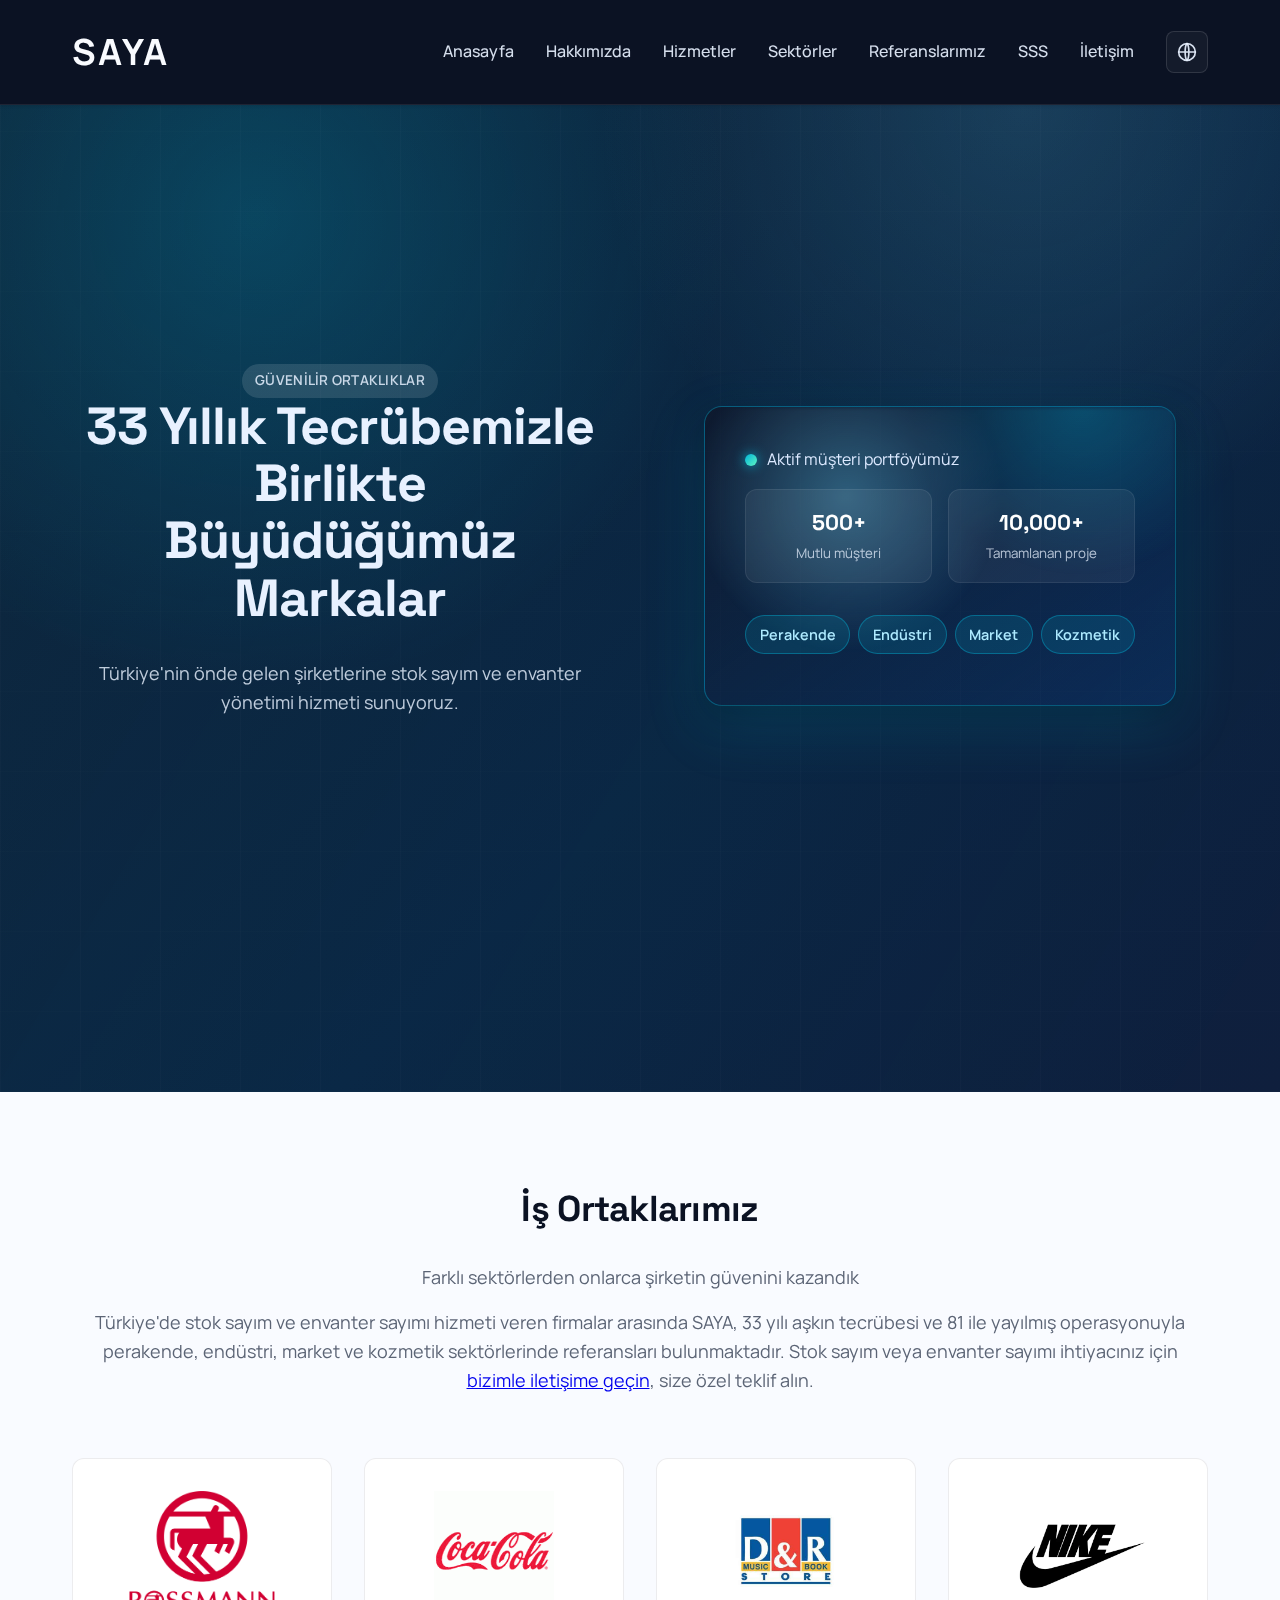
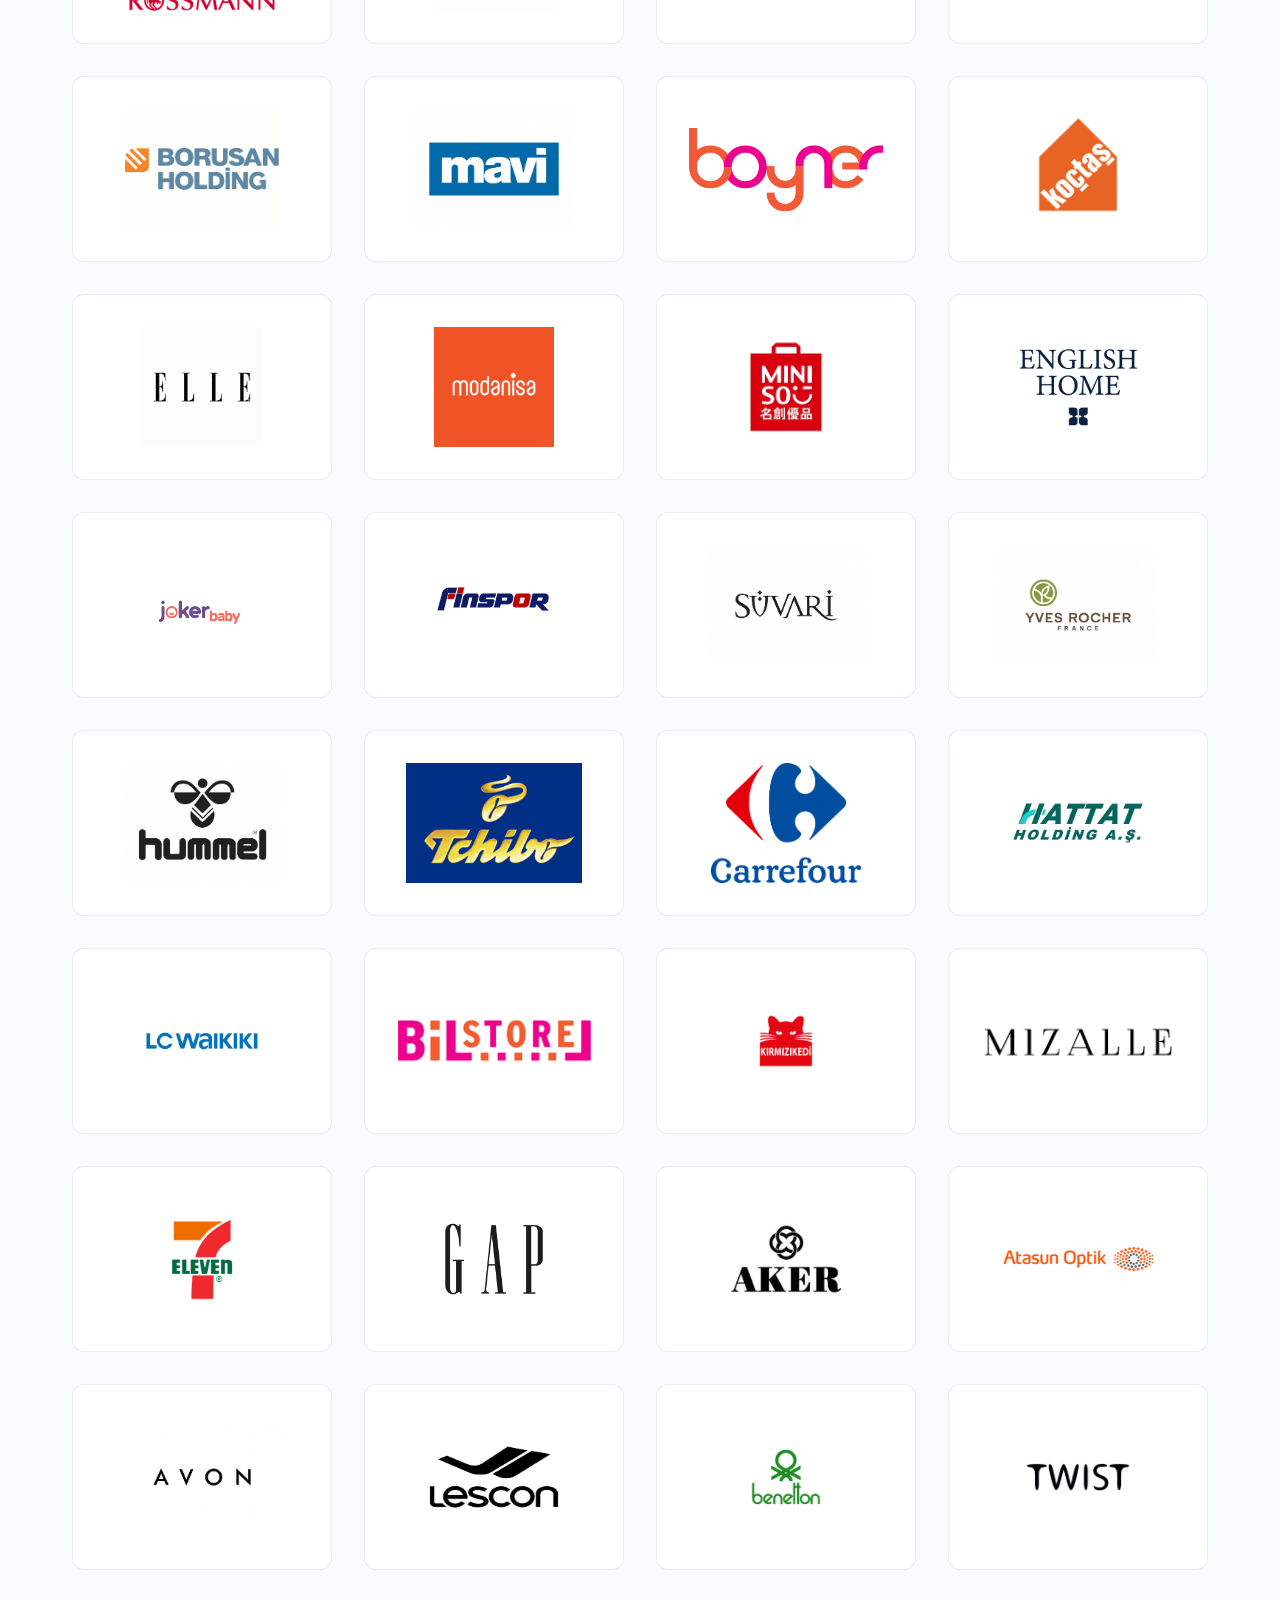
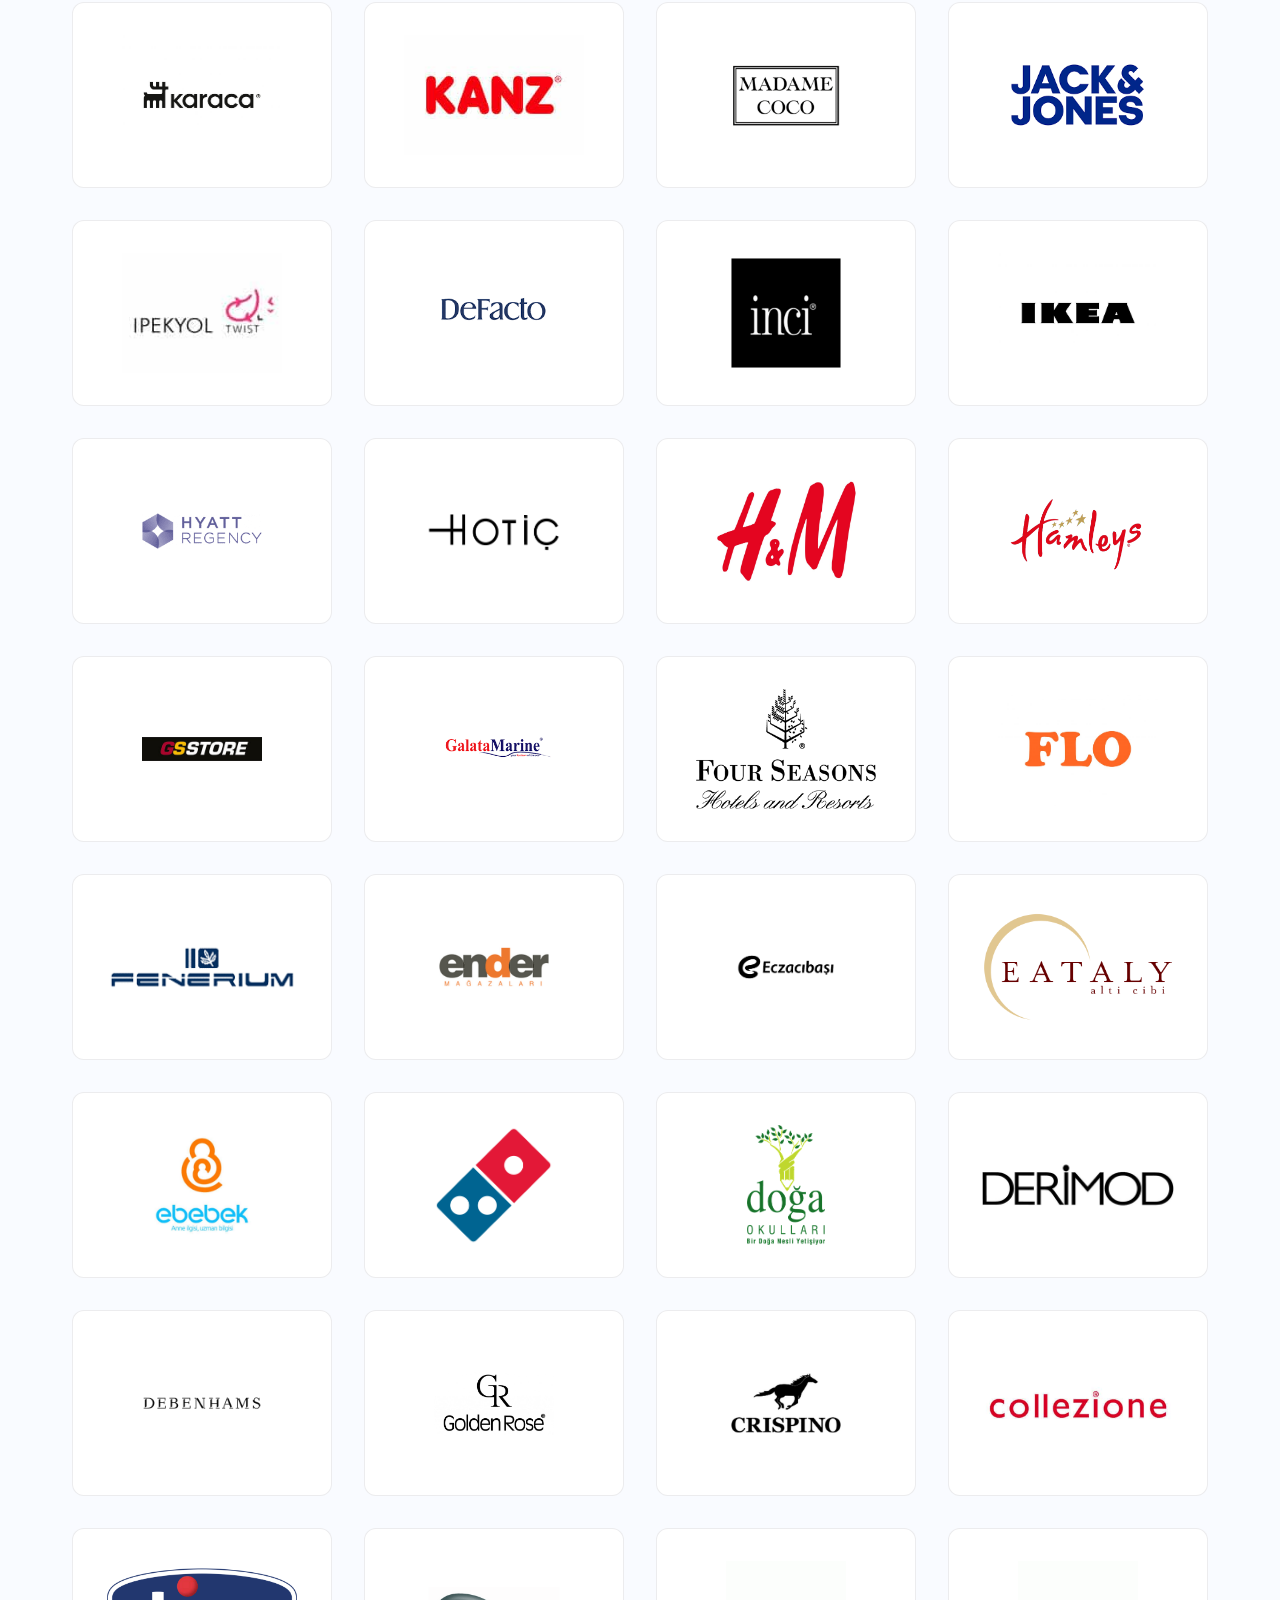
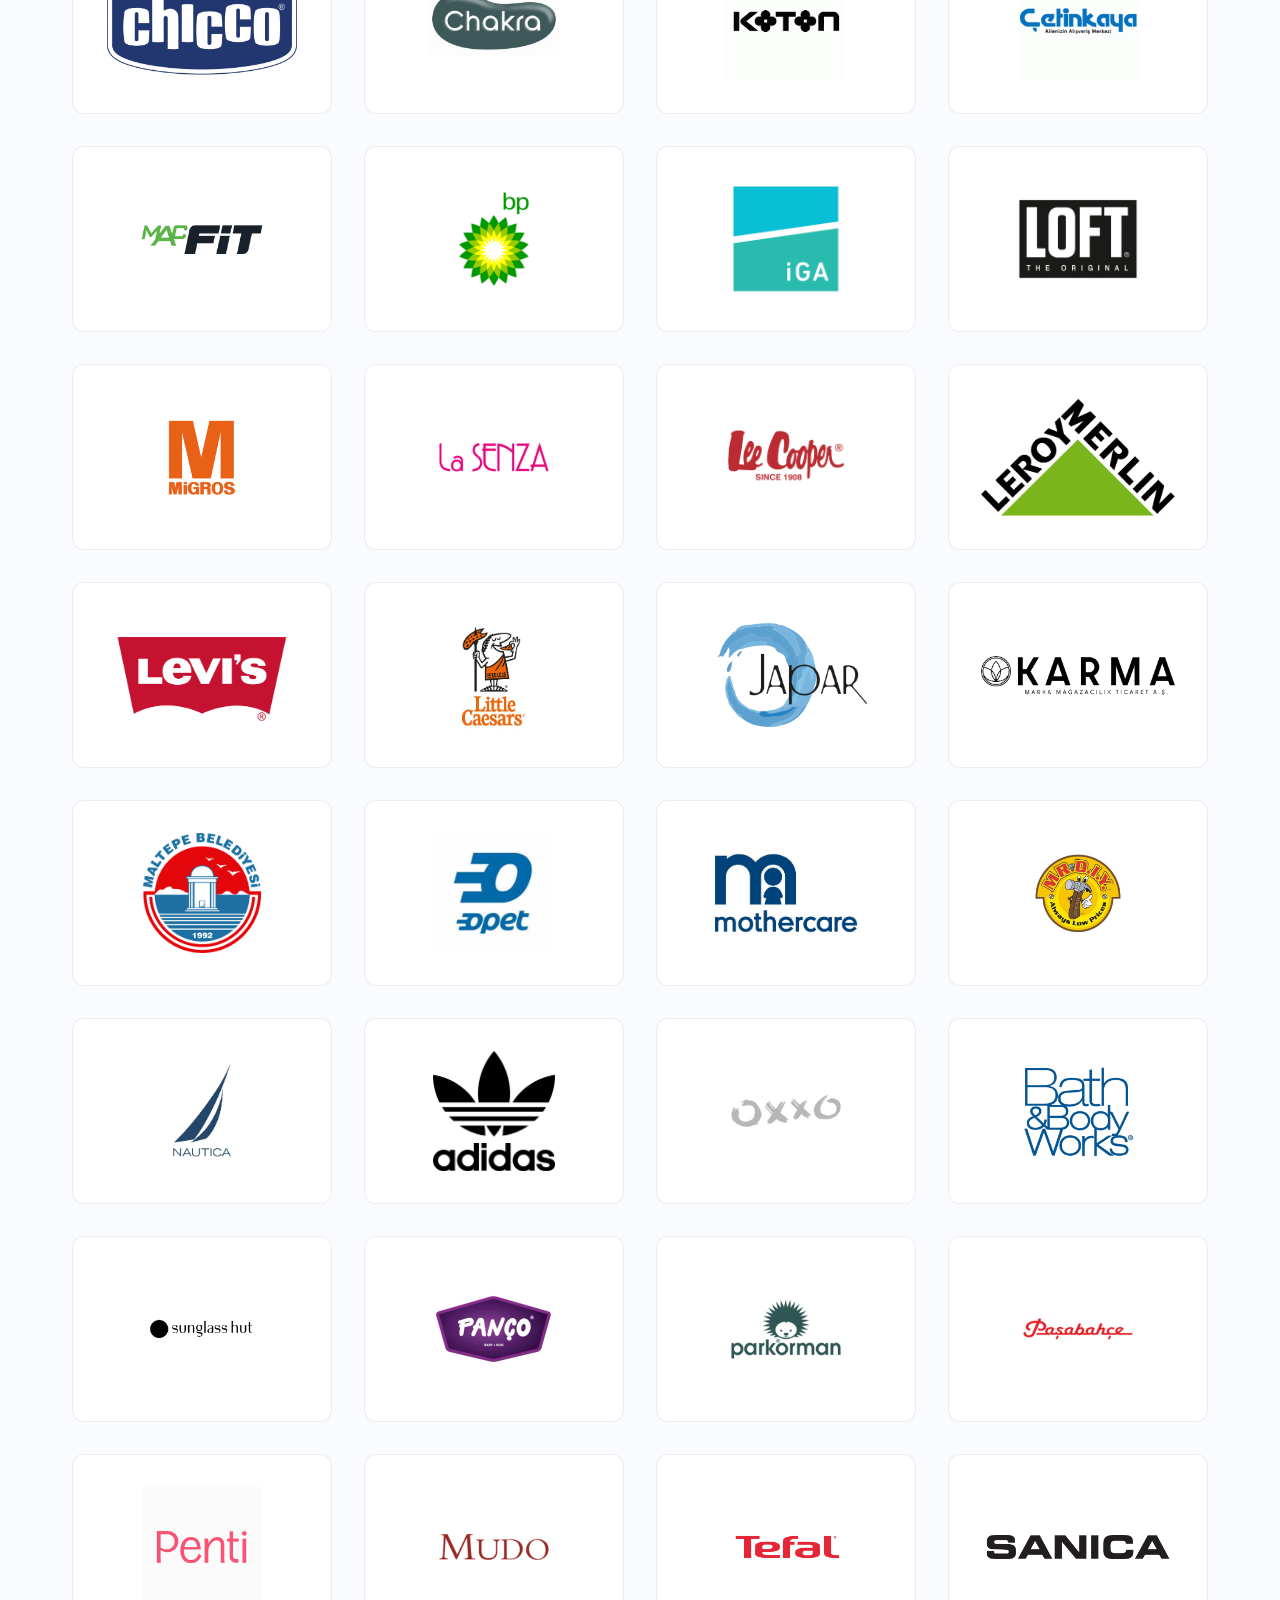
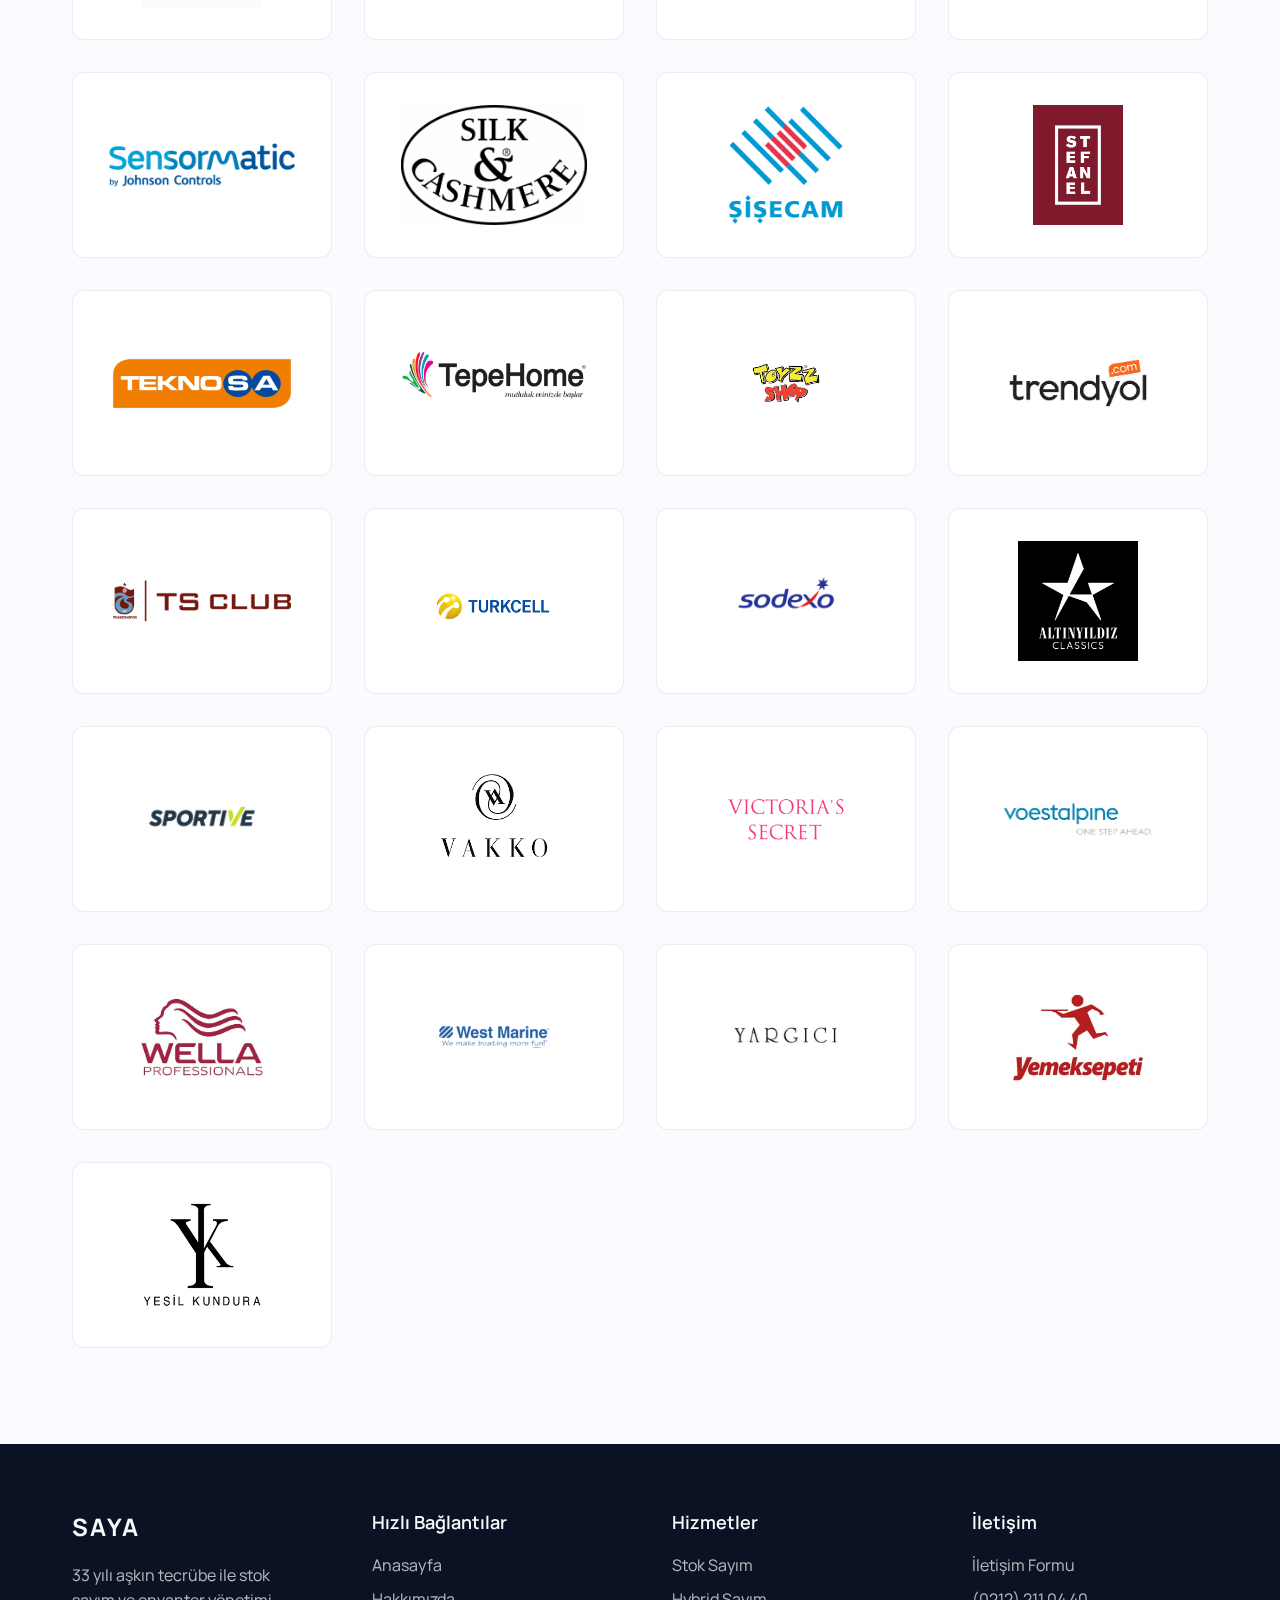
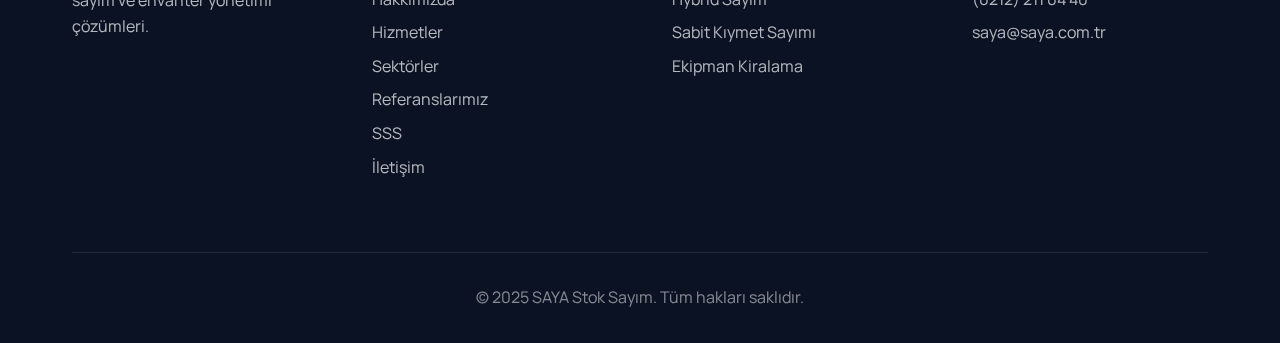
<file: references.html>
<!DOCTYPE html>
<html lang="tr">
<head>
    <meta charset="UTF-8">
    <meta name="viewport" content="width=device-width, initial-scale=1.0">
    <title>Referanslarımız | SAYA Stok Sayım – Envanter ve Sayım Referansları</title>
    <meta name="description" content="SAYA stok sayım ve envanter sayımı hizmeti verdiği perakende, endüstri ve market sektöründeki referans firmalar. Türkiye genelinde 100+ iş ortağı.">
    <link rel="canonical" href="https://example.com/references.html">
    <meta name="robots" content="index, follow">
    <meta property="og:type" content="website">
    <meta property="og:locale" content="tr_TR">
    <meta property="og:title" content="Referanslarımız | SAYA Stok Sayım – Envanter ve Sayım Referansları">
    <meta property="og:description" content="SAYA stok sayım ve envanter sayımı hizmeti verdiği perakende, endüstri ve market sektöründeki referans firmalar. Türkiye genelinde 100+ iş ortağı.">
    <meta property="og:url" content="https://example.com/references.html">
    <meta property="og:site_name" content="SAYA Stok Sayım">
    <meta name="twitter:card" content="summary_large_image">
    <meta name="twitter:title" content="Referanslarımız | SAYA Stok Sayım – Envanter ve Sayım Referansları">
    <meta name="twitter:description" content="SAYA stok sayım ve envanter sayımı hizmeti verdiği perakende, endüstri ve market sektöründeki referans firmalar. Türkiye genelinde 100+ iş ortağı.">
    <link rel="preconnect" href="https://fonts.googleapis.com">
    <link rel="preconnect" href="https://fonts.gstatic.com" crossorigin>
    <link href="https://fonts.googleapis.com/css2?family=Space+Grotesk:wght@400;500;600;700&family=Manrope:wght@400;500;600;700&display=swap" rel="stylesheet">
    <link rel="stylesheet" href="styles.css">
    <script type="application/ld+json">
    {
      "@context": "https://schema.org",
      "@graph": [
        {
          "@type": "Organization",
          "@id": "https://example.com/#organization",
          "name": "SAYA",
          "url": "https://example.com/",
          "description": "SAYA, Türkiye genelinde 81 ilde stok sayım, envanter sayımı ve sayım danışmanlığı hizmeti veren firma. Demirbaş sayımı, sabit kıymet sayımı."
        },
        {
          "@type": "ProfessionalService",
          "@id": "https://example.com/#localbusiness",
          "name": "SAYA Stok Sayım",
          "url": "https://example.com/",
          "telephone": "+902122110440",
          "email": "saya@saya.com.tr",
          "address": { "@type": "PostalAddress", "addressCountry": "TR", "addressRegion": "İstanbul" },
          "areaServed": { "@type": "Country", "name": "Türkiye" },
          "description": "Stok sayım, envanter sayımı, sabit kıymet ve demirbaş sayımı. Türkiye genelinde B2B sayım hizmeti.",
          "serviceType": ["Stok sayım", "Envanter sayımı", "Sayım danışmanlığı", "Sabit kıymet sayımı", "Demirbaş sayımı"]
        }
      ]
    }
    </script>
</head>
<body data-page="references">
    <!-- Navigation -->
    <nav class="nav" id="nav">
        <div class="nav-container">
            <a href="index.html#anasayfa" class="logo logo-text">SAYA</a>
            <button class="mobile-menu-btn" id="mobileMenuBtn" aria-label="Menu">
                <span></span>
                <span></span>
                <span></span>
            </button>
            <ul class="nav-menu" id="navMenu">
                <li><a href="index.html#anasayfa" data-i18n="nav.home">Anasayfa</a></li>
                <li><a href="index.html#hakkimizda" data-i18n="nav.about">Hakkımızda</a></li>
                <li><a href="index.html#hizmetler" data-i18n="nav.services">Hizmetler</a></li>
                <li><a href="index.html#sektorler" data-i18n="nav.sectors">Sektörler</a></li>
                <li><a href="references.html" data-i18n="nav.references">Referanslarımız</a></li>
                <li><a href="faq.html" data-i18n="nav.faq">SSS</a></li>
                <li><a href="contact.html" data-i18n="nav.contact">İletişim</a></li>
                <li>
                    <a href="#" class="nav-language" aria-label="Dil seçimi" id="languageToggle" data-i18n-label="nav.languageLabel">
                        <svg viewBox="0 0 24 24" fill="none" stroke="currentColor" stroke-width="2" stroke-linecap="round" stroke-linejoin="round">
                            <circle cx="12" cy="12" r="10"/>
                            <path d="M2 12h20M12 2c3 3 3 17 0 20M12 2c-3 3-3 17 0 20"/>
                        </svg>
                    </a>
                </li>
            </ul>
        </div>
    </nav>

    <!-- Hero Section -->
    <main>
        <section class="hero contact-hero" id="referanslar">
            <div class="hero-grid container">
                <div class="hero-content">
                    <span class="eyebrow" data-i18n="references.hero.eyebrow">Güvenilir ortaklıklar</span>
                    <h1 class="hero-title" data-i18n="references.hero.title">33 Yıllık Tecrübemizle Birlikte Büyüdüğümüz Markalar</h1>
                    <p class="hero-subtitle" data-i18n="references.hero.subtitle">Türkiye'nin önde gelen şirketlerine stok sayım ve envanter yönetimi hizmeti sunuyoruz.</p>
                </div>
                <div class="hero-showcase">
                    <div class="glow-card">
                        <div class="glow-header">
                            <div class="status-dot"></div>
                            <p data-i18n="references.hero.cardTitle">Aktif müşteri portföyümüz</p>
                        </div>
                        <div class="glow-body">
                            <div class="glow-stat">
                                <span data-i18n="references.hero.stat1.value">500+</span>
                                <small data-i18n="references.hero.stat1.desc">Mutlu müşteri</small>
                            </div>
                            <div class="glow-stat">
                                <span data-i18n="references.hero.stat2.value">10,000+</span>
                                <small data-i18n="references.hero.stat2.desc">Tamamlanan proje</small>
                            </div>
                        </div>
                        <div class="glow-footer">
                            <div class="pill" data-i18n="references.hero.pill1">Perakende</div>
                            <div class="pill" data-i18n="references.hero.pill2">Endüstri</div>
                            <div class="pill" data-i18n="references.hero.pill3">Market</div>
                            <div class="pill" data-i18n="references.hero.pill4">Kozmetik</div>
                        </div>
                    </div>
                </div>
            </div>
        </section>

        <!-- References Grid Section -->
        <section class="references-section">
            <div class="container">
                <div class="section-header">
                    <h2 class="section-title" data-i18n="references.section.title">İş Ortaklarımız</h2>
                    <p class="section-subtitle" data-i18n="references.section.subtitle">Farklı sektörlerden onlarca şirketin güvenini kazandık</p>
                    <p class="section-subtitle"><span data-i18n="references.section.intro1">Türkiye'de stok sayım ve envanter sayımı hizmeti veren firmalar arasında SAYA, 33 yılı aşkın tecrübesi ve 81 ile yayılmış operasyonuyla perakende, endüstri, market ve kozmetik sektörlerinde referansları bulunmaktadır. Stok sayım veya envanter sayımı ihtiyacınız için </span><a href="contact.html" data-i18n="references.linkContact">bizimle iletişime geçin</a><span data-i18n="references.section.intro2">, size özel teklif alın.</span></p>
                </div>
                
                <div class="references-grid">
                    <!-- Reference logos -->
                    <div class="reference-card">
                        <img src="img/sayim-stoksayim-envantersayim-envanter-demirbas-demirbassayim-sayastoksayim-sayasayim-saya-134.png" alt="Referans logosu">
                    </div>
                    <div class="reference-card">
                        <img src="img/sayim-stoksayim-envantersayim-envanter-demirbas-demirbassayim-sayastoksayim-sayasayim-saya-99.gif" alt="Referans logosu">
                    </div>
                    <div class="reference-card">
                        <img src="img/sayim-stoksayim-envantersayim-envanter-demirbas-demirbassayim-sayastoksayim-sayasayim-saya-152.jpg" alt="Referans logosu">
                    </div>
                    <div class="reference-card">
                        <img src="img/sayim-stoksayim-envantersayim-envanter-demirbas-demirbassayim-sayastoksayim-sayasayim-saya-49.png" alt="Referans logosu">
                    </div>
                    <div class="reference-card">
                        <img src="img/sayim-stoksayim-envantersayim-envanter-demirbas-demirbassayim-sayastoksayim-sayasayim-saya-40.jpg" alt="Referans logosu">
                    </div>
                    <div class="reference-card">
                        <img src="img/sayim-stoksayim-envantersayim-envanter-demirbas-demirbassayim-sayastoksayim-sayasayim-saya-112.jpg" alt="Referans logosu">
                    </div>
                    <div class="reference-card">
                        <img src="img/sayim-stoksayim-envantersayim-envanter-demirbas-demirbassayim-sayastoksayim-sayasayim-saya-93.png" alt="Referans logosu">
                    </div>
                    <div class="reference-card">
                        <img src="img/sayim-stoksayim-envantersayim-envanter-demirbas-demirbassayim-sayastoksayim-sayasayim-saya-100.png" alt="Referans logosu">
                    </div>
                    <div class="reference-card">
                        <img src="img/sayim-stoksayim-envantersayim-envanter-demirbas-demirbassayim-sayastoksayim-sayasayim-saya-88.gif" alt="Referans logosu">
                    </div>
                    <div class="reference-card">
                        <img src="img/sayim-stoksayim-envantersayim-envanter-demirbas-demirbassayim-sayastoksayim-sayasayim-saya-52.png" alt="Referans logosu">
                    </div>
                    <div class="reference-card">
                        <img src="img/sayim-stoksayim-envantersayim-envanter-demirbas-demirbassayim-sayastoksayim-sayasayim-saya-33.webp" alt="Referans logosu">
                    </div>
                    <div class="reference-card">
                        <img src="img/sayim-stoksayim-envantersayim-envanter-demirbas-demirbassayim-sayastoksayim-sayasayim-saya-68.png" alt="Referans logosu">
                    </div>
                    <div class="reference-card">
                        <img src="img/sayim-stoksayim-envantersayim-envanter-demirbas-demirbassayim-sayastoksayim-sayasayim-saya-18.png" alt="Referans logosu">
                    </div>
                    <div class="reference-card">
                        <img src="img/sayim-stoksayim-envantersayim-envanter-demirbas-demirbassayim-sayastoksayim-sayasayim-saya-19.png" alt="Referans logosu">
                    </div>
                    <div class="reference-card">
                        <img src="img/sayim-stoksayim-envantersayim-envanter-demirbas-demirbassayim-sayastoksayim-sayasayim-saya-20.jpg" alt="Referans logosu">
                    </div>
                    <div class="reference-card">
                        <img src="img/sayim-stoksayim-envantersayim-envanter-demirbas-demirbassayim-sayastoksayim-sayasayim-saya-21.jpg" alt="Referans logosu">
                    </div>
                    <div class="reference-card">
                        <img src="img/sayim-stoksayim-envantersayim-envanter-demirbas-demirbassayim-sayastoksayim-sayasayim-saya-22.jpg" alt="Referans logosu">
                    </div>
                    <div class="reference-card">
                        <img src="img/sayim-stoksayim-envantersayim-envanter-demirbas-demirbassayim-sayastoksayim-sayasayim-saya-23.png" alt="Referans logosu">
                    </div>
                    <div class="reference-card">
                        <img src="img/sayim-stoksayim-envantersayim-envanter-demirbas-demirbassayim-sayastoksayim-sayasayim-saya-24.png" alt="Referans logosu">
                    </div>
                    <div class="reference-card">
                        <img src="img/sayim-stoksayim-envantersayim-envanter-demirbas-demirbassayim-sayastoksayim-sayasayim-saya-25.jpg" alt="Referans logosu">
                    </div>
                    <div class="reference-card">
                        <img src="img/sayim-stoksayim-envantersayim-envanter-demirbas-demirbassayim-sayastoksayim-sayasayim-saya-27.jpg" alt="Referans logosu">
                    </div>
                    <div class="reference-card">
                        <img src="img/sayim-stoksayim-envantersayim-envanter-demirbas-demirbassayim-sayastoksayim-sayasayim-saya-28.png" alt="Referans logosu">
                    </div>
                    <div class="reference-card">
                        <img src="img/sayim-stoksayim-envantersayim-envanter-demirbas-demirbassayim-sayastoksayim-sayasayim-saya-29.png" alt="Referans logosu">
                    </div>
                    <div class="reference-card">
                        <img src="img/sayim-stoksayim-envantersayim-envanter-demirbas-demirbassayim-sayastoksayim-sayasayim-saya-30.png" alt="Referans logosu">
                    </div>
                    <div class="reference-card">
                        <img src="img/sayim-stoksayim-envantersayim-envanter-demirbas-demirbassayim-sayastoksayim-sayasayim-saya-31.png" alt="Referans logosu">
                    </div>
                    <div class="reference-card">
                        <img src="img/sayim-stoksayim-envantersayim-envanter-demirbas-demirbassayim-sayastoksayim-sayasayim-saya-32.png" alt="Referans logosu">
                    </div>
                    <div class="reference-card">
                        <img src="img/sayim-stoksayim-envantersayim-envanter-demirbas-demirbassayim-sayastoksayim-sayasayim-saya-34.jpg" alt="Referans logosu">
                    </div>
                    <div class="reference-card">
                        <img src="img/sayim-stoksayim-envantersayim-envanter-demirbas-demirbassayim-sayastoksayim-sayasayim-saya-35.png" alt="Referans logosu">
                    </div>
                    <div class="reference-card">
                        <img src="img/sayim-stoksayim-envantersayim-envanter-demirbas-demirbassayim-sayastoksayim-sayasayim-saya-36.jpg" alt="Referans logosu">
                    </div>
                    <div class="reference-card">
                        <img src="img/sayim-stoksayim-envantersayim-envanter-demirbas-demirbassayim-sayastoksayim-sayasayim-saya-37.jpg" alt="Referans logosu">
                    </div>
                    <div class="reference-card">
                        <img src="img/sayim-stoksayim-envantersayim-envanter-demirbas-demirbassayim-sayastoksayim-sayasayim-saya-38.png" alt="Referans logosu">
                    </div>
                    <div class="reference-card">
                        <img src="img/sayim-stoksayim-envantersayim-envanter-demirbas-demirbassayim-sayastoksayim-sayasayim-saya-39.png" alt="Referans logosu">
                    </div>
                    <div class="reference-card">
                        <img src="img/sayim-stoksayim-envantersayim-envanter-demirbas-demirbassayim-sayastoksayim-sayasayim-saya-42.jpg" alt="Referans logosu">
                    </div>
                    <div class="reference-card">
                        <img src="img/sayim-stoksayim-envantersayim-envanter-demirbas-demirbassayim-sayastoksayim-sayasayim-saya-44.jpg" alt="Referans logosu">
                    </div>
                    <div class="reference-card">
                        <img src="img/sayim-stoksayim-envantersayim-envanter-demirbas-demirbassayim-sayastoksayim-sayasayim-saya-45.png" alt="Referans logosu">
                    </div>
                    <div class="reference-card">
                        <img src="img/sayim-stoksayim-envantersayim-envanter-demirbas-demirbassayim-sayastoksayim-sayasayim-saya-46.png" alt="Referans logosu">
                    </div>
                    <div class="reference-card">
                        <img src="img/sayim-stoksayim-envantersayim-envanter-demirbas-demirbassayim-sayastoksayim-sayasayim-saya-47.jpg" alt="Referans logosu">
                    </div>
                    <div class="reference-card">
                        <img src="img/sayim-stoksayim-envantersayim-envanter-demirbas-demirbassayim-sayastoksayim-sayasayim-saya-50.png" alt="Referans logosu">
                    </div>
                    <div class="reference-card">
                        <img src="img/sayim-stoksayim-envantersayim-envanter-demirbas-demirbassayim-sayastoksayim-sayasayim-saya-51.png" alt="Referans logosu">
                    </div>
                    <div class="reference-card">
                        <img src="img/sayim-stoksayim-envantersayim-envanter-demirbas-demirbassayim-sayastoksayim-sayasayim-saya-53.jpg" alt="Referans logosu">
                    </div>
                    <div class="reference-card">
                        <img src="img/sayim-stoksayim-envantersayim-envanter-demirbas-demirbassayim-sayastoksayim-sayasayim-saya-55.png" alt="Referans logosu">
                    </div>
                    <div class="reference-card">
                        <img src="img/sayim-stoksayim-envantersayim-envanter-demirbas-demirbassayim-sayastoksayim-sayasayim-saya-56.png" alt="Referans logosu">
                    </div>
                    <div class="reference-card">
                        <img src="img/sayim-stoksayim-envantersayim-envanter-demirbas-demirbassayim-sayastoksayim-sayasayim-saya-58.jpg" alt="Referans logosu">
                    </div>
                    <div class="reference-card">
                        <img src="img/sayim-stoksayim-envantersayim-envanter-demirbas-demirbassayim-sayastoksayim-sayasayim-saya-59.png" alt="Referans logosu">
                    </div>
                    <div class="reference-card">
                        <img src="img/sayim-stoksayim-envantersayim-envanter-demirbas-demirbassayim-sayastoksayim-sayasayim-saya-61.jpg" alt="Referans logosu">
                    </div>
                    <div class="reference-card">
                        <img src="img/sayim-stoksayim-envantersayim-envanter-demirbas-demirbassayim-sayastoksayim-sayasayim-saya-64.png" alt="Referans logosu">
                    </div>
                    <div class="reference-card">
                        <img src="img/sayim-stoksayim-envantersayim-envanter-demirbas-demirbassayim-sayastoksayim-sayasayim-saya-65.png" alt="Referans logosu">
                    </div>
                    <div class="reference-card">
                        <img src="img/sayim-stoksayim-envantersayim-envanter-demirbas-demirbassayim-sayastoksayim-sayasayim-saya-66.jpg" alt="Referans logosu">
                    </div>
                    <div class="reference-card">
                        <img src="img/sayim-stoksayim-envantersayim-envanter-demirbas-demirbassayim-sayastoksayim-sayasayim-saya-67.png" alt="Referans logosu">
                    </div>
                    <div class="reference-card">
                        <img src="img/sayim-stoksayim-envantersayim-envanter-demirbas-demirbassayim-sayastoksayim-sayasayim-saya-69.png" alt="Referans logosu">
                    </div>
                    <div class="reference-card">
                        <img src="img/sayim-stoksayim-envantersayim-envanter-demirbas-demirbassayim-sayastoksayim-sayasayim-saya-70.png" alt="Referans logosu">
                    </div>
                    <div class="reference-card">
                        <img src="img/sayim-stoksayim-envantersayim-envanter-demirbas-demirbassayim-sayastoksayim-sayasayim-saya-71.png" alt="Referans logosu">
                    </div>
                    <div class="reference-card">
                        <img src="img/sayim-stoksayim-envantersayim-envanter-demirbas-demirbassayim-sayastoksayim-sayasayim-saya-72.jpg" alt="Referans logosu">
                    </div>
                    <div class="reference-card">
                        <img src="img/sayim-stoksayim-envantersayim-envanter-demirbas-demirbassayim-sayastoksayim-sayasayim-saya-73.png" alt="Referans logosu">
                    </div>
                    <div class="reference-card">
                        <img src="img/sayim-stoksayim-envantersayim-envanter-demirbas-demirbassayim-sayastoksayim-sayasayim-saya-74.png" alt="Referans logosu">
                    </div>
                    <div class="reference-card">
                        <img src="img/sayim-stoksayim-envantersayim-envanter-demirbas-demirbassayim-sayastoksayim-sayasayim-saya-76.png" alt="Referans logosu">
                    </div>
                    <div class="reference-card">
                        <img src="img/sayim-stoksayim-envantersayim-envanter-demirbas-demirbassayim-sayastoksayim-sayasayim-saya-79.png" alt="Referans logosu">
                    </div>
                    <div class="reference-card">
                        <img src="img/sayim-stoksayim-envantersayim-envanter-demirbas-demirbassayim-sayastoksayim-sayasayim-saya-80.jpg" alt="Referans logosu">
                    </div>
                    <div class="reference-card">
                        <img src="img/sayim-stoksayim-envantersayim-envanter-demirbas-demirbassayim-sayastoksayim-sayasayim-saya-81.png" alt="Referans logosu">
                    </div>
                    <div class="reference-card">
                        <img src="img/sayim-stoksayim-envantersayim-envanter-demirbas-demirbassayim-sayastoksayim-sayasayim-saya-83.jpg" alt="Referans logosu">
                    </div>
                    <div class="reference-card">
                        <img src="img/sayim-stoksayim-envantersayim-envanter-demirbas-demirbassayim-sayastoksayim-sayasayim-saya-85.png" alt="Referans logosu">
                    </div>
                    <div class="reference-card">
                        <img src="img/sayim-stoksayim-envantersayim-envanter-demirbas-demirbassayim-sayastoksayim-sayasayim-saya-87.png" alt="Referans logosu">
                    </div>
                    <div class="reference-card">
                        <img src="img/sayim-stoksayim-envantersayim-envanter-demirbas-demirbassayim-sayastoksayim-sayasayim-saya-89.gif" alt="Referans logosu">
                    </div>
                    <div class="reference-card">
                        <img src="img/sayim-stoksayim-envantersayim-envanter-demirbas-demirbassayim-sayastoksayim-sayasayim-saya-90.gif" alt="Referans logosu">
                    </div>
                    <div class="reference-card">
                        <img src="img/sayim-stoksayim-envantersayim-envanter-demirbas-demirbassayim-sayastoksayim-sayasayim-saya-91.png" alt="Referans logosu">
                    </div>
                    <div class="reference-card">
                        <img src="img/sayim-stoksayim-envantersayim-envanter-demirbas-demirbassayim-sayastoksayim-sayasayim-saya-92.png" alt="Referans logosu">
                    </div>
                    <div class="reference-card">
                        <img src="img/sayim-stoksayim-envantersayim-envanter-demirbas-demirbassayim-sayastoksayim-sayasayim-saya-95.png" alt="Referans logosu">
                    </div>
                    <div class="reference-card">
                        <img src="img/sayim-stoksayim-envantersayim-envanter-demirbas-demirbassayim-sayastoksayim-sayasayim-saya-97.jpg" alt="Referans logosu">
                    </div>
                    <div class="reference-card">
                        <img src="img/sayim-stoksayim-envantersayim-envanter-demirbas-demirbassayim-sayastoksayim-sayasayim-saya-98.png" alt="Referans logosu">
                    </div>
                    <div class="reference-card">
                        <img src="img/sayim-stoksayim-envantersayim-envanter-demirbas-demirbassayim-sayastoksayim-sayasayim-saya-101.png" alt="Referans logosu">
                    </div>
                    <div class="reference-card">
                        <img src="img/sayim-stoksayim-envantersayim-envanter-demirbas-demirbassayim-sayastoksayim-sayasayim-saya-102.png" alt="Referans logosu">
                    </div>
                    <div class="reference-card">
                        <img src="img/sayim-stoksayim-envantersayim-envanter-demirbas-demirbassayim-sayastoksayim-sayasayim-saya-103.png" alt="Referans logosu">
                    </div>
                    <div class="reference-card">
                        <img src="img/sayim-stoksayim-envantersayim-envanter-demirbas-demirbassayim-sayastoksayim-sayasayim-saya-104.png" alt="Referans logosu">
                    </div>
                    <div class="reference-card">
                        <img src="img/sayim-stoksayim-envantersayim-envanter-demirbas-demirbassayim-sayastoksayim-sayasayim-saya-105.jpg" alt="Referans logosu">
                    </div>
                    <div class="reference-card">
                        <img src="img/sayim-stoksayim-envantersayim-envanter-demirbas-demirbassayim-sayastoksayim-sayasayim-saya-106.png" alt="Referans logosu">
                    </div>
                    <div class="reference-card">
                        <img src="img/sayim-stoksayim-envantersayim-envanter-demirbas-demirbassayim-sayastoksayim-sayasayim-saya-107.png" alt="Referans logosu">
                    </div>
                    <div class="reference-card">
                        <img src="img/sayim-stoksayim-envantersayim-envanter-demirbas-demirbassayim-sayastoksayim-sayasayim-saya-109.png" alt="Referans logosu">
                    </div>
                    <div class="reference-card">
                        <img src="img/sayim-stoksayim-envantersayim-envanter-demirbas-demirbassayim-sayastoksayim-sayasayim-saya-110.jpg" alt="Referans logosu">
                    </div>
                    <div class="reference-card">
                        <img src="img/sayim-stoksayim-envantersayim-envanter-demirbas-demirbassayim-sayastoksayim-sayasayim-saya-113.jpg" alt="Referans logosu">
                    </div>
                    <div class="reference-card">
                        <img src="img/sayim-stoksayim-envantersayim-envanter-demirbas-demirbassayim-sayastoksayim-sayasayim-saya-114.jpg" alt="Referans logosu">
                    </div>
                    <div class="reference-card">
                        <img src="img/sayim-stoksayim-envantersayim-envanter-demirbas-demirbassayim-sayastoksayim-sayasayim-saya-116.webp" alt="Referans logosu">
                    </div>
                    <div class="reference-card">
                        <img src="img/sayim-stoksayim-envantersayim-envanter-demirbas-demirbassayim-sayastoksayim-sayasayim-saya-119.png" alt="Referans logosu">
                    </div>
                    <div class="reference-card">
                        <img src="img/sayim-stoksayim-envantersayim-envanter-demirbas-demirbassayim-sayastoksayim-sayasayim-saya-120.png" alt="Referans logosu">
                    </div>
                    <div class="reference-card">
                        <img src="img/sayim-stoksayim-envantersayim-envanter-demirbas-demirbassayim-sayastoksayim-sayasayim-saya-121.png" alt="Referans logosu">
                    </div>
                    <div class="reference-card">
                        <img src="img/sayim-stoksayim-envantersayim-envanter-demirbas-demirbassayim-sayastoksayim-sayasayim-saya-123.png" alt="Referans logosu">
                    </div>
                    <div class="reference-card">
                        <img src="img/sayim-stoksayim-envantersayim-envanter-demirbas-demirbassayim-sayastoksayim-sayasayim-saya-125.jpg" alt="Referans logosu">
                    </div>
                    <div class="reference-card">
                        <img src="img/sayim-stoksayim-envantersayim-envanter-demirbas-demirbassayim-sayastoksayim-sayasayim-saya-126.png" alt="Referans logosu">
                    </div>
                    <div class="reference-card">
                        <img src="img/sayim-stoksayim-envantersayim-envanter-demirbas-demirbassayim-sayastoksayim-sayasayim-saya-127.png" alt="Referans logosu">
                    </div>
                    <div class="reference-card">
                        <img src="img/sayim-stoksayim-envantersayim-envanter-demirbas-demirbassayim-sayastoksayim-sayasayim-saya-128.jpg" alt="Referans logosu">
                    </div>
                    <div class="reference-card">
                        <img src="img/sayim-stoksayim-envantersayim-envanter-demirbas-demirbassayim-sayastoksayim-sayasayim-saya-131.png" alt="Referans logosu">
                    </div>
                    <div class="reference-card">
                        <img src="img/sayim-stoksayim-envantersayim-envanter-demirbas-demirbassayim-sayastoksayim-sayasayim-saya-136.png" alt="Referans logosu">
                    </div>
                    <div class="reference-card">
                        <img src="img/sayim-stoksayim-envantersayim-envanter-demirbas-demirbassayim-sayastoksayim-sayasayim-saya-137.png" alt="Referans logosu">
                    </div>
                    <div class="reference-card">
                        <img src="img/sayim-stoksayim-envantersayim-envanter-demirbas-demirbassayim-sayastoksayim-sayasayim-saya-139.png" alt="Referans logosu">
                    </div>
                    <div class="reference-card">
                        <img src="img/sayim-stoksayim-envantersayim-envanter-demirbas-demirbassayim-sayastoksayim-sayasayim-saya-141.jpg" alt="Referans logosu">
                    </div>
                    <div class="reference-card">
                        <img src="img/sayim-stoksayim-envantersayim-envanter-demirbas-demirbassayim-sayastoksayim-sayasayim-saya-142.png" alt="Referans logosu">
                    </div>
                    <div class="reference-card">
                        <img src="img/sayim-stoksayim-envantersayim-envanter-demirbas-demirbassayim-sayastoksayim-sayasayim-saya-143.png" alt="Referans logosu">
                    </div>
                    <div class="reference-card">
                        <img src="img/sayim-stoksayim-envantersayim-envanter-demirbas-demirbassayim-sayastoksayim-sayasayim-saya-148.jpg" alt="Referans logosu">
                    </div>
                    <div class="reference-card">
                        <img src="img/sayim-stoksayim-envantersayim-envanter-demirbas-demirbassayim-sayastoksayim-sayasayim-saya-150.png" alt="Referans logosu">
                    </div>
                    <div class="reference-card">
                        <img src="img/sayim-stoksayim-envantersayim-envanter-demirbas-demirbassayim-sayastoksayim-sayasayim-saya-154.png" alt="Referans logosu">
                    </div>
                    <div class="reference-card">
                        <img src="img/sayim-stoksayim-envantersayim-envanter-demirbas-demirbassayim-sayastoksayim-sayasayim-saya-156.jpg" alt="Referans logosu">
                    </div>
                    <div class="reference-card">
                        <img src="img/sayim-stoksayim-envantersayim-envanter-demirbas-demirbassayim-sayastoksayim-sayasayim-saya-157.png" alt="Referans logosu">
                    </div>
                    <div class="reference-card">
                        <img src="img/sayim-stoksayim-envantersayim-envanter-demirbas-demirbassayim-sayastoksayim-sayasayim-saya-159.png" alt="Referans logosu">
                    </div>
                    <div class="reference-card">
                        <img src="img/sayim-stoksayim-envantersayim-envanter-demirbas-demirbassayim-sayastoksayim-sayasayim-saya-161.png" alt="Referans logosu">
                    </div>
                    <div class="reference-card">
                        <img src="img/sayim-stoksayim-envantersayim-envanter-demirbas-demirbassayim-sayastoksayim-sayasayim-saya-162.jpg" alt="Referans logosu">
                    </div>
                    <div class="reference-card">
                        <img src="img/sayim-stoksayim-envantersayim-envanter-demirbas-demirbassayim-sayastoksayim-sayasayim-saya-163.png" alt="Referans logosu">
                    </div>
                    <div class="reference-card">
                        <img src="img/sayim-stoksayim-envantersayim-envanter-demirbas-demirbassayim-sayastoksayim-sayasayim-saya-167.png" alt="Referans logosu">
                    </div>
                    <div class="reference-card">
                        <img src="img/sayim-stoksayim-envantersayim-envanter-demirbas-demirbassayim-sayastoksayim-sayasayim-saya-169.png" alt="Referans logosu">
                    </div>
                    <div class="reference-card">
                        <img src="img/sayim-stoksayim-envantersayim-envanter-demirbas-demirbassayim-sayastoksayim-sayasayim-saya-170.jpg" alt="Referans logosu">
                    </div>
                    <div class="reference-card">
                        <img src="img/sayim-stoksayim-envantersayim-envanter-demirbas-demirbassayim-sayastoksayim-sayasayim-saya-171.jpg" alt="Referans logosu">
                    </div>
                    <div class="reference-card">
                        <img src="img/sayim-stoksayim-envantersayim-envanter-demirbas-demirbassayim-sayastoksayim-sayasayim-saya-172.png" alt="Referans logosu">
                    </div>
                    <div class="reference-card">
                        <img src="img/sayim-stoksayim-envantersayim-envanter-demirbas-demirbassayim-sayastoksayim-sayasayim-saya-173.png" alt="Referans logosu">
                    </div>
                    <div class="reference-card">
                        <img src="img/sayim-stoksayim-envantersayim-envanter-demirbas-demirbassayim-sayastoksayim-sayasayim-saya-174.jpg" alt="Referans logosu">
                    </div>
                    <div class="reference-card">
                        <img src="img/sayim-stoksayim-envantersayim-envanter-demirbas-demirbassayim-sayastoksayim-sayasayim-saya-178.png" alt="Referans logosu">
                    </div>
                </div>
            </div>
        </section>
    </main>

    <!-- Footer -->
    <footer class="footer">
        <div class="container">
            <div class="footer-content">
                <div class="footer-section">
                    <h3 class="footer-logo">SAYA</h3>
                    <p class="footer-text" data-i18n="footer.about">33 yılı aşkın tecrübe ile stok sayım ve envanter yönetimi çözümleri.</p>
                </div>
                <div class="footer-section">
                    <h4 class="footer-title" data-i18n="footer.quickLinks">Hızlı Bağlantılar</h4>
                    <ul class="footer-links">
                        <li><a href="index.html#anasayfa" data-i18n="nav.home">Anasayfa</a></li>
                        <li><a href="index.html#hakkimizda" data-i18n="nav.about">Hakkımızda</a></li>
                        <li><a href="index.html#hizmetler" data-i18n="nav.services">Hizmetler</a></li>
                        <li><a href="index.html#sektorler" data-i18n="nav.sectors">Sektörler</a></li>
                        <li><a href="references.html" data-i18n="nav.references">Referanslarımız</a></li>
                        <li><a href="faq.html" data-i18n="nav.faq">SSS</a></li>
                        <li><a href="contact.html" data-i18n="nav.contact">İletişim</a></li>
                    </ul>
                </div>
                <div class="footer-section">
                    <h4 class="footer-title" data-i18n="footer.services">Hizmetler</h4>
                    <ul class="footer-links">
                        <li><a href="index.html#hizmetler" data-i18n="services.card1.title">Stok Sayım</a></li>
                        <li><a href="index.html#hizmetler" data-i18n="services.card2.title">Hybrid Sayım</a></li>
                        <li><a href="index.html#hizmetler" data-i18n="services.card3.title">Sabit Kıymet</a></li>
                        <li><a href="index.html#hizmetler" data-i18n="services.card4.title">Ekipman Kiralama</a></li>
                    </ul>
                </div>
                <div class="footer-section">
                    <h4 class="footer-title" data-i18n="footer.contact">İletişim</h4>
                    <ul class="footer-links">
                        <li><a href="contact.html" data-i18n="footer.contactForm">İletişim Formu</a></li>
                        <li><a href="tel:+902122110440">(0212) 211 04 40</a></li>
                        <li><a href="mailto:saya@saya.com.tr">saya@saya.com.tr</a></li>
                    </ul>
                </div>
            </div>
            <div class="footer-bottom">
                <p data-i18n="footer.copyright">&copy; 2025 SAYA Stok Sayım. Tüm hakları saklıdır.</p>
            </div>
        </div>
    </footer>

    <script src="script.js"></script>
</body>
</html>
</file>
<file: styles.css>
* {
    margin: 0;
    padding: 0;
    box-sizing: border-box;
  }
  
:root {
    --color-primary: #0b1223;
    --color-secondary: #0f1f3d;
    --color-accent: #00b4d8;
    --color-accent-2: #6dd3f5;
    --color-text: #0b1223;
    --color-text-muted: #5b6475;
    --color-text-light: #5b6475;
    --color-background: #f9fbff;
    --color-background-alt: #eef3ff;
    --color-surface: #0f172a;
    --color-surface-soft: #121b32;
    --color-border: rgba(11, 18, 35, 0.08);

    --spacing-xs: 0.5rem;
    --spacing-sm: 1rem;
    --spacing-md: 2rem;
    --spacing-lg: 4rem;
    --spacing-xl: 6rem;

    --font-sans: "Manrope", system-ui, -apple-system, "Segoe UI", sans-serif;
    --font-display: "Space Grotesk", "Manrope", system-ui, sans-serif;
    --font-size-base: 1rem;
    --font-size-lg: 1.125rem;
    --font-size-xl: 1.5rem;
    --font-size-2xl: 2.25rem;
    --font-size-3xl: 3.25rem;

    --transition: all 0.3s ease;
    --shadow-sm: 0 1px 3px rgba(0, 0, 0, 0.12);
    --shadow-md: 0 8px 20px rgba(0, 0, 0, 0.12);
    --shadow-lg: 0 20px 60px rgba(3, 7, 18, 0.25);
  }
  
body {
    font-family: var(--font-sans);
    font-size: var(--font-size-base);
    line-height: 1.6;
    color: var(--color-text);
    background: radial-gradient(circle at 20% 20%, rgba(0, 180, 216, 0.1), transparent 35%), radial-gradient(circle at 80% 0%, rgba(109, 211, 245, 0.12), transparent 30%), #f4f7fb;
    overflow-x: hidden;
  }

  html {
    scroll-padding-top: 110px;
  }
  
  .container {
    max-width: 1200px;
    margin: 0 auto;
    padding: 0 var(--spacing-md);
  }
  
  /* Navigation */
.nav {
    position: fixed;
    top: 0;
    left: 0;
    right: 0;
    z-index: 1000;
    background: var(--color-primary);
    border-bottom: 1px solid rgba(255, 255, 255, 0.08);
    box-shadow: var(--shadow-sm);
    transition: var(--transition);
  }

  .nav.scrolled {
    box-shadow: var(--shadow-md);
    background: var(--color-primary);
    border-color: rgba(255, 255, 255, 0.08);
  }
  
  .nav-container {
    max-width: 1200px;
    margin: 0 auto;
    padding: var(--spacing-sm) var(--spacing-md);
    display: flex;
    justify-content: space-between;
    align-items: center;
  }

  .nav-end {
    display: flex;
    align-items: center;
    gap: var(--spacing-sm);
  }

  .nav-right {
    display: flex;
    align-items: center;
    gap: var(--spacing-xs);
  }
  
.logo {
    display: flex;
    align-items: center;
    text-decoration: none;
    height: 72px;
    padding: var(--spacing-xs) 0;
    transition: var(--transition);
  }
  
  .logo:hover {
    opacity: 0.9;
    transform: scale(1.05);
  }
  
.logo-text {
    color: var(--color-background);
    font-size: var(--font-size-2xl);
    font-weight: 700;
    letter-spacing: 2px;
  }
  
.logo img {
    height: 100%;
    width: auto;
    max-height: 72px;
    max-width: 220px;
    object-fit: contain;
    transition: var(--transition);
  }
  
.nav-menu {
    display: flex;
    gap: var(--spacing-md);
    list-style: none;
    align-items: center;
  }

.nav-menu a {
    text-decoration: none;
    color: rgba(232, 241, 255, 0.92);
    font-weight: 500;
    transition: var(--transition);
    padding: var(--spacing-xs) 0;
  }

  .nav-menu a:hover {
    color: var(--color-accent-2);
  }

  .nav-language {
    display: inline-flex;
    align-items: center;
    justify-content: center;
    gap: 6px;
    width: 42px;
    height: 42px;
    border-radius: 8px;
    border: 1px solid rgba(255, 255, 255, 0.12);
    background: rgba(255, 255, 255, 0.04);
    color: rgba(232, 241, 255, 0.9);
  }
  
  .nav-language svg {
    width: 20px;
    height: 20px;
  }

  .nav-language:hover {
    color: var(--color-background);
    border-color: rgba(255, 255, 255, 0.2);
    transform: translateY(-1px);
  }

  .nav.scrolled .nav-menu a,
  .nav.scrolled .mobile-menu-btn span {
    color: rgba(232, 241, 255, 0.92);
  }
  
  .mobile-menu-btn {
    display: none;
    flex-direction: column;
    gap: 5px;
    background: none;
    border: none;
    cursor: pointer;
    padding: var(--spacing-xs);
  }
  
.mobile-menu-btn span {
    width: 25px;
    height: 2px;
    background-color: rgba(232, 241, 255, 0.92);
    transition: var(--transition);
  }
  
/* Hero Section */
  .hero {
    position: relative;
    min-height: 100vh;
    padding: calc(var(--spacing-xl) + 100px) 0 calc(var(--spacing-xl) + 80px);
    background: linear-gradient(135deg, var(--color-surface) 0%, #0b223f 60%, #0f1f3d 100%);
    overflow: hidden;
  }

  .hero::before,
  .hero::after {
    content: "";
    position: absolute;
    inset: 0;
    pointer-events: none;
  }

  .hero::before {
    background: radial-gradient(circle at 20% 20%, rgba(0, 180, 216, 0.25), transparent 35%), radial-gradient(circle at 80% 10%, rgba(109, 211, 245, 0.16), transparent 30%), linear-gradient(120deg, rgba(0, 180, 216, 0.1), rgba(255, 255, 255, 0));
    opacity: 0.9;
  }

  .hero::after {
    background: repeating-linear-gradient(90deg, rgba(255, 255, 255, 0.03), rgba(255, 255, 255, 0.03) 1px, transparent 1px, transparent 80px), repeating-linear-gradient(0deg, rgba(255, 255, 255, 0.02), rgba(255, 255, 255, 0.02) 1px, transparent 1px, transparent 80px);
    mix-blend-mode: screen;
    opacity: 0.4;
  }

  .hero-grid {
    position: relative;
    z-index: 1;
    display: grid;
    grid-template-columns: repeat(auto-fit, minmax(320px, 1fr));
    align-items: center;
    gap: var(--spacing-lg);
  }

  .contact-hero .hero-grid {
    justify-content: center;
    text-align: center;
    align-items: center;
    min-height: 80vh;
  }
  
  .contact-hero .hero-content {
    justify-self: center;
    margin-top: 0;
  }
  
  .contact-hero .hero-showcase {
    justify-self: center;
  }

  .hero-content {
    color: #e8f1ff;
  }

  .hero-title {
    font-family: var(--font-display);
    font-size: var(--font-size-3xl);
    font-weight: 700;
    margin-bottom: var(--spacing-md);
    line-height: 1.1;
    letter-spacing: -0.02em;
  }

  .hero-subtitle {
    font-size: var(--font-size-lg);
    margin-bottom: var(--spacing-md);
    color: rgba(232, 241, 255, 0.82);
    max-width: 720px;
  }

  .hero-buttons {
    display: flex;
    gap: var(--spacing-sm);
    flex-wrap: wrap;
    align-items: center;
  }
  
  /* Buttons */
  .btn-primary,
  .btn-secondary {
    display: inline-block;
    padding: var(--spacing-sm) var(--spacing-md);
    text-decoration: none;
    border-radius: 6px;
    font-weight: 600;
    transition: var(--transition);
    border: 2px solid transparent;
  }
  
  .btn-primary {
    background-color: var(--color-accent);
    color: var(--color-background);
  }

  .btn-primary:hover {
    background-color: #3a7bc8;
    transform: translateY(-2px);
    box-shadow: var(--shadow-md);
  }
  
  .btn-secondary {
    background-color: transparent;
    color: #e8f1ff;
    border-color: rgba(232, 241, 255, 0.6);
  }

  .btn-secondary:hover {
    background-color: #e8f1ff;
    color: var(--color-primary);
  }
  
  .btn-large {
    padding: var(--spacing-sm) var(--spacing-lg);
    font-size: var(--font-size-lg);
  }

  .eyebrow {
    display: inline-flex;
    align-items: center;
    gap: 8px;
    padding: 0.4rem 0.8rem;
    border-radius: 999px;
    background: rgba(255, 255, 255, 0.12);
    color: rgba(232, 241, 255, 0.85);
    font-weight: 600;
    letter-spacing: 0.02em;
    text-transform: uppercase;
    font-size: 0.85rem;
  }

  section:not(.hero) .eyebrow {
    background: rgba(11, 18, 35, 0.06);
    color: var(--color-text);
  }

  .hero-meta {
    display: grid;
    grid-template-columns: repeat(auto-fit, minmax(180px, 1fr));
    gap: var(--spacing-sm);
    margin-top: var(--spacing-md);
  }

  .meta-card {
    background: rgba(255, 255, 255, 0.06);
    border: 1px solid rgba(255, 255, 255, 0.1);
    border-radius: 14px;
    padding: var(--spacing-sm);
    color: #e8f1ff;
    box-shadow: var(--shadow-sm);
  }

  .meta-label {
    font-size: 0.95rem;
    color: rgba(232, 241, 255, 0.78);
    margin-bottom: 0.35rem;
    font-weight: 600;
  }

  .meta-value {
    font-family: var(--font-display);
    font-size: 1.8rem;
    font-weight: 700;
    color: #ffffff;
  }

  .meta-card p {
    margin-top: 0.35rem;
    color: rgba(232, 241, 255, 0.72);
  }

  .hero-showcase {
    display: flex;
    justify-content: flex-end;
    position: relative;
  }

  .glow-card {
    background: linear-gradient(145deg, rgba(15, 23, 42, 0.8), rgba(13, 110, 253, 0.12));
    border: 1px solid rgba(0, 180, 216, 0.4);
    border-radius: 18px;
    padding: calc(var(--spacing-md) * 1.25);
    box-shadow: 0 20px 60px rgba(0, 180, 216, 0.18), 0 10px 30px rgba(3, 7, 18, 0.4);
    position: relative;
    overflow: hidden;
    min-width: 420px;
    min-height: 300px;
  }

  .glow-card::after {
    content: "";
    position: absolute;
    inset: 0;
    background: radial-gradient(circle at 30% 30%, rgba(109, 211, 245, 0.35), transparent 40%), radial-gradient(circle at 80% 0%, rgba(0, 180, 216, 0.28), transparent 35%);
    filter: blur(2px);
    pointer-events: none;
  }

  .glow-header {
    display: flex;
    align-items: center;
    gap: 10px;
    color: #dce9ff;
    margin-bottom: var(--spacing-sm);
    position: relative;
    z-index: 1;
  }

  .status-dot {
    width: 12px;
    height: 12px;
    border-radius: 50%;
    background: linear-gradient(135deg, #00b4d8, #5ef5c2);
    box-shadow: 0 0 12px rgba(0, 180, 216, 0.9);
  }

  .glow-body {
    display: grid;
    grid-template-columns: repeat(auto-fit, minmax(140px, 1fr));
    gap: var(--spacing-sm);
    position: relative;
    z-index: 1;
  }

  .glow-stat {
    background: rgba(255, 255, 255, 0.06);
    border: 1px solid rgba(255, 255, 255, 0.08);
    border-radius: 12px;
    padding: var(--spacing-sm);
  }

  .glow-stat span {
    display: block;
    font-family: var(--font-display);
    font-size: 1.35rem;
    font-weight: 700;
    color: #ffffff;
  }

  .glow-stat small {
    color: rgba(232, 241, 255, 0.75);
  }

  .glow-footer {
    display: flex;
    flex-wrap: wrap;
    gap: 8px;
    margin-top: var(--spacing-md);
    position: relative;
    z-index: 1;
  }

  .pill {
    padding: 0.45rem 0.85rem;
    border-radius: 999px;
    background: rgba(0, 180, 216, 0.15);
    color: #aeeaff;
    border: 1px solid rgba(0, 180, 216, 0.4);
    font-weight: 600;
    font-size: 0.9rem;
  }
  
  /* About Section */
.about {
    padding: var(--spacing-xl) 0;
    background-color: #ffffff;
    position: relative;
    scroll-margin-top: 100px;
  }
  
  .about-grid {
    display: grid;
    grid-template-columns: 1fr;
    gap: var(--spacing-lg);
  }
  
  .about-content {
    max-width: 100%;
  }
  
  .about-stats {
    display: grid;
    grid-template-columns: repeat(4, 1fr);
    gap: var(--spacing-md);
  }
  
.section-title {
    font-family: var(--font-display);
    font-size: var(--font-size-2xl);
    font-weight: 700;
    color: var(--color-primary);
    margin-bottom: var(--spacing-md);
    line-height: 1.2;
    letter-spacing: -0.02em;
  }
  
  .section-title-center {
    font-family: var(--font-display);
    font-size: var(--font-size-2xl);
    font-weight: 700;
    color: var(--color-primary);
    margin-bottom: var(--spacing-lg);
    text-align: center;
    letter-spacing: -0.02em;
  }
  
  .about-text {
    font-size: var(--font-size-lg);
    color: var(--color-text-light);
    margin-bottom: var(--spacing-sm);
    line-height: 1.7;
  }
  
  .stat-card {
    background: linear-gradient(180deg, rgba(13, 110, 253, 0.04), rgba(12, 18, 35, 0.02));
    padding: var(--spacing-md);
    border-radius: 14px;
    text-align: center;
    transition: var(--transition);
    border: 1px solid var(--color-border);
    box-shadow: var(--shadow-sm);
  }
  
  .stat-card:hover {
    transform: translateY(-5px);
    box-shadow: var(--shadow-md);
    border-color: rgba(0, 180, 216, 0.35);
  }
  
  .stat-icon {
    width: 50px;
    height: 50px;
    margin: 0 auto var(--spacing-sm);
    color: var(--color-accent);
  }
  
  .stat-icon svg {
    width: 100%;
    height: 100%;
  }
  
.stat-number {
    font-size: var(--font-size-3xl);
    font-weight: 700;
    color: var(--color-primary);
    margin-bottom: var(--spacing-xs);
  }
  
  .stat-label {
    font-size: var(--font-size-base);
    color: var(--color-text-light);
    font-weight: 500;
  }

  /* FAQ Section */
  .faq {
    padding: var(--spacing-xl) 0;
    background: linear-gradient(180deg, var(--color-background-alt) 0%, #ffffff 100%);
    scroll-margin-top: 100px;
  }

  .faq-heading {
    font-family: var(--font-display);
    font-size: var(--font-size-2xl);
    font-weight: 700;
    color: var(--color-primary);
    text-align: center;
    margin-bottom: var(--spacing-lg);
    letter-spacing: -0.02em;
  }

  .faq-list {
    max-width: 720px;
    margin: 0 auto;
    display: flex;
    flex-direction: column;
    gap: var(--spacing-sm);
  }

  .faq-item {
    background: #ffffff;
    border-radius: 14px;
    padding: var(--spacing-md) var(--spacing-md) var(--spacing-md) calc(var(--spacing-md) + 4px);
    border: 1px solid var(--color-border);
    box-shadow: var(--shadow-sm);
    transition: var(--transition);
    border-left: 4px solid var(--color-accent);
  }

  .faq-item:hover {
    box-shadow: var(--shadow-md);
    border-left-color: var(--color-accent-2);
  }

  .faq-question {
    font-family: var(--font-display);
    font-size: var(--font-size-lg);
    font-weight: 600;
    color: var(--color-primary);
    margin-bottom: var(--spacing-xs);
    line-height: 1.35;
    letter-spacing: -0.01em;
  }

  .faq-answer {
    font-size: var(--font-size-base);
    color: var(--color-text-light);
    line-height: 1.7;
    margin: 0;
  }

  .faq-answer a {
    color: var(--color-accent);
    text-decoration: none;
    font-weight: 500;
  }

  .faq-answer a:hover {
    text-decoration: underline;
  }

  /* FAQ Page (dedicated page) */
  .faq-page {
    padding-top: 100px;
    min-height: 100vh;
    background: #ffffff;
  }

  .faq-page-hero {
    padding: var(--spacing-lg) 0 var(--spacing-md);
    text-align: center;
  }

  .faq-page-title {
    font-family: var(--font-display);
    font-size: clamp(2.5rem, 5vw, 3.5rem);
    font-weight: 700;
    color: var(--color-primary);
    letter-spacing: -0.03em;
    margin-bottom: var(--spacing-sm);
  }

  .faq-page-subtitle {
    font-size: var(--font-size-lg);
    color: var(--color-text-light);
    max-width: 560px;
    margin: 0 auto var(--spacing-md);
    line-height: 1.6;
  }

  .faq-page-divider {
    display: flex;
    justify-content: center;
    gap: 8px;
    margin-top: var(--spacing-md);
  }

  .faq-page-divider span {
    width: 8px;
    height: 8px;
    border-radius: 50%;
    background: var(--color-accent);
    opacity: 0.7;
  }

  .faq-page-content {
    padding: var(--spacing-md) 0 var(--spacing-xl);
  }

  .faq-page-grid {
    display: grid;
    grid-template-columns: repeat(2, 1fr);
    gap: var(--spacing-lg) var(--spacing-xl);
    max-width: 1000px;
    margin: 0 auto;
  }

  .faq-page-column {
    display: flex;
    flex-direction: column;
    gap: var(--spacing-lg);
  }

  .faq-page-item {
    display: flex;
    gap: var(--spacing-md);
    align-items: flex-start;
  }

  .faq-page-item-left {
    display: flex;
    flex-direction: column;
    align-items: center;
    flex-shrink: 0;
    width: 48px;
  }

  .faq-page-icon {
    width: 44px;
    height: 44px;
    border-radius: 50%;
    background: linear-gradient(135deg, var(--color-accent) 0%, var(--color-accent-2) 100%);
    color: #fff;
    display: flex;
    align-items: center;
    justify-content: center;
    box-shadow: 0 4px 12px rgba(0, 180, 216, 0.35);
    flex-shrink: 0;
  }

  .faq-page-icon svg {
    width: 22px;
    height: 22px;
  }

  .faq-page-icon--highlight {
    background: linear-gradient(135deg, #c53030 0%, #e53e3e 100%);
    box-shadow: 0 4px 12px rgba(197, 48, 48, 0.35);
  }

  .faq-page-line {
    width: 2px;
    flex: 1;
    min-height: 24px;
    margin-top: 4px;
    background: linear-gradient(180deg, rgba(180, 100, 80, 0.5) 0%, rgba(180, 100, 80, 0.2) 100%);
    border-radius: 1px;
  }

  .faq-page-item-body {
    flex: 1;
    min-width: 0;
  }

  .faq-page-item-q {
    font-family: var(--font-display);
    font-size: var(--font-size-lg);
    font-weight: 700;
    color: var(--color-primary);
    margin-bottom: var(--spacing-xs);
    line-height: 1.35;
    letter-spacing: -0.01em;
  }

  .faq-page-item-a {
    font-size: var(--font-size-base);
    color: var(--color-text-light);
    line-height: 1.65;
    margin-bottom: var(--spacing-sm);
  }

  .faq-page-readmore {
    font-size: 0.75rem;
    font-weight: 600;
    letter-spacing: 0.08em;
    text-transform: uppercase;
    color: var(--color-accent);
    text-decoration: none;
    transition: var(--transition);
  }

  .faq-page-readmore:hover {
    color: var(--color-accent-2);
    text-decoration: underline;
  }
  
  /* Services Section */
.services {
    padding: var(--spacing-xl) 0;
    background-color: var(--color-background-alt);
    scroll-margin-top: 100px;
  }
  
.services-grid {
    display: grid;
    grid-template-columns: repeat(2, minmax(260px, 1fr));
    gap: var(--spacing-md);
    justify-content: center;
  }
  
.service-card {
    background: linear-gradient(180deg, #ffffff 0%, #f3f7ff 100%);
    padding: var(--spacing-lg);
    border-radius: 16px;
    transition: var(--transition);
    border: 1px solid var(--color-border);
    box-shadow: var(--shadow-sm);
  }
  
  .service-card:hover {
    transform: translateY(-8px);
    box-shadow: var(--shadow-lg);
    border-color: var(--color-accent);
  }
  
.service-icon {
    width: 60px;
    height: 60px;
    background: linear-gradient(135deg, #0b1223, #0d6efd);
    color: var(--color-background);
    border-radius: 14px;
    display: flex;
    align-items: center;
    justify-content: center;
    margin-bottom: var(--spacing-md);
    padding: var(--spacing-sm);
  }
  
  .service-icon svg {
    width: 100%;
    height: 100%;
  }
  
.service-title {
    font-size: var(--font-size-xl);
    font-weight: 600;
    color: var(--color-primary);
    margin-bottom: var(--spacing-sm);
  }

  .service-tag {
    display: inline-block;
    padding: 0.3rem 0.75rem;
    border-radius: 999px;
    background: rgba(0, 180, 216, 0.12);
    color: var(--color-primary);
    font-weight: 600;
    margin-bottom: var(--spacing-sm);
    border: 1px solid rgba(0, 180, 216, 0.24);
  }
  
  .service-description {
    color: var(--color-text-light);
    line-height: 1.7;
  }
  
  /* Advantages Section */
.advantages {
    padding: var(--spacing-xl) 0;
    background-color: var(--color-background);
    scroll-margin-top: 100px;
  }
  
  .advantages-grid {
    display: grid;
    grid-template-columns: repeat(auto-fit, minmax(300px, 1fr));
    gap: var(--spacing-lg);
    align-items: center;
  }
  
  .advantages-list {
    list-style: none;
    margin-top: var(--spacing-md);
  }
  
  .advantages-list li {
    display: flex;
    align-items: flex-start;
    gap: var(--spacing-sm);
    margin-bottom: var(--spacing-md);
    font-size: var(--font-size-lg);
    color: var(--color-text-light);
  }
  
  .advantages-list svg {
    width: 24px;
    height: 24px;
    color: var(--color-accent);
    flex-shrink: 0;
    margin-top: 4px;
  }
  
.advantages-image {
    border-radius: 16px;
    overflow: hidden;
    box-shadow: var(--shadow-lg);
    background: radial-gradient(circle at 20% 20%, rgba(0, 180, 216, 0.15), rgba(0, 180, 216, 0) 45%), linear-gradient(135deg, #0f172a 0%, #0b223f 60%, #0d6efd 100%);
    color: #e8f1ff;
    padding: var(--spacing-lg);
    position: relative;
  }

  .advantages-image::after {
    content: "";
    position: absolute;
    inset: 0;
    background: radial-gradient(circle at 80% 0%, rgba(255, 255, 255, 0.08), transparent 40%);
    opacity: 0.7;
  }

  .visual-card {
    position: relative;
    z-index: 1;
    background: rgba(255, 255, 255, 0.06);
    border: 1px solid rgba(255, 255, 255, 0.1);
    border-radius: 16px;
    padding: var(--spacing-md);
    box-shadow: var(--shadow-sm);
  }

  .visual-card p {
    color: rgba(232, 241, 255, 0.85);
    margin-bottom: var(--spacing-sm);
  }

  .visual-metrics {
    display: grid;
    grid-template-columns: repeat(auto-fit, minmax(140px, 1fr));
    gap: var(--spacing-sm);
    margin-bottom: var(--spacing-sm);
  }

  .visual-metrics span {
    display: block;
    font-family: var(--font-display);
    font-size: 1.6rem;
    font-weight: 700;
    color: #ffffff;
  }

  .visual-metrics small {
    color: rgba(232, 241, 255, 0.72);
  }

  .visual-badges {
    display: flex;
    flex-wrap: wrap;
    gap: 8px;
  }

  .visual-badges span {
    padding: 0.35rem 0.75rem;
    border-radius: 999px;
    background: rgba(0, 180, 216, 0.18);
    border: 1px solid rgba(0, 180, 216, 0.35);
    color: #e8f1ff;
    font-weight: 600;
  }
  
  /* Sectors Section */
.sectors {
    padding: var(--spacing-xl) 0;
    background-color: var(--color-background-alt);
    scroll-margin-top: 100px;
  }
  
.sectors-grid {
    display: grid;
    grid-template-columns: repeat(auto-fit, minmax(320px, 1fr));
    gap: var(--spacing-md);
    justify-items: stretch;
    justify-content: center;
    max-width: 960px;
    margin: 0 auto;
  }
  
.sector-card {
    border-radius: 12px;
    overflow: hidden;
    position: relative;
    height: 300px;
    width: 100%;
    cursor: pointer;
    border: 1px solid var(--color-border);
    box-shadow: var(--shadow-sm);
  }
  
.sector-image {
    width: 100%;
    height: 100%;
    position: relative;
    overflow: hidden;
    background: var(--sector-bg, linear-gradient(135deg, #0b1223 0%, #0f1f3d 100%));
  }
  
  .sector-overlay {
    position: absolute;
    top: 0;
    left: 0;
    right: 0;
    bottom: 0;
    background: linear-gradient(to top, rgba(26, 35, 50, 0.9), rgba(26, 35, 50, 0.3));
    display: flex;
    align-items: flex-end;
    padding: var(--spacing-md);
    transition: var(--transition);
  }

  .overlay-corner {
    flex-direction: column;
    align-items: flex-start;
    justify-content: space-between;
  }
  
  .overlay-corner h3 {
    align-self: flex-start;
    text-align: left;
  }
  
  .overlay-corner p {
    align-self: flex-end;
    text-align: right;
    max-width: 85%;
  }
  
  .sector-overlay h3 {
    color: #ffffff;
    font-size: var(--font-size-xl);
    font-weight: 700;
  }
  
.sector-card:hover .sector-overlay {
    background: linear-gradient(to top, rgba(74, 144, 226, 0.9), rgba(74, 144, 226, 0.3));
  }

  .sector-overlay p {
    margin-top: 0.35rem;
    color: rgba(255, 255, 255, 0.82);
  }
  
  /* Contact Section */
  .contact {
    padding: var(--spacing-xl) 0;
    background: linear-gradient(180deg, #ffffff 0%, #eef3ff 100%);
    scroll-margin-top: 100px;
  }

  .contact-page {
    margin-top: calc(var(--spacing-xl) * -0.4);
  }
  
  .contact-content {
    max-width: 960px;
    margin: 0 auto;
    background: #ffffff;
    border-radius: 16px;
    padding: var(--spacing-lg);
    border: 1px solid var(--color-border);
    box-shadow: var(--shadow-sm);
  }
  
  .contact-subtitle {
    text-align: center;
    color: var(--color-text-light);
    font-size: var(--font-size-lg);
    margin-bottom: var(--spacing-lg);
  }
  
  .contact-form {
    margin-top: var(--spacing-lg);
  }
  
  .form-row {
    display: grid;
    grid-template-columns: repeat(auto-fit, minmax(250px, 1fr));
    gap: var(--spacing-md);
    margin-bottom: var(--spacing-md);
  }
  
  .form-group {
    display: flex;
    flex-direction: column;
  }
  
  .form-group label {
    font-weight: 600;
    color: var(--color-primary);
    margin-bottom: var(--spacing-xs);
  }
  
  .form-group input,
  .form-group textarea {
    padding: var(--spacing-sm);
    border: 2px solid var(--color-border);
    border-radius: 6px;
    font-family: var(--font-sans);
    font-size: var(--font-size-base);
    transition: var(--transition);
  }
  
  .form-group input:focus,
  .form-group textarea:focus {
    outline: none;
    border-color: var(--color-accent);
  }
  
  .contact-form button {
    width: 100%;
    margin-top: var(--spacing-md);
    cursor: pointer;
    border: none;
  }
  
  /* References Section */
  .references-section {
    padding: var(--spacing-xl) 0;
    background: var(--color-background);
  }
  
  .section-header {
    text-align: center;
    margin-bottom: var(--spacing-lg);
  }
  
  .section-subtitle {
    color: var(--color-text-muted);
    font-size: var(--font-size-lg);
    margin-top: var(--spacing-sm);
  }
  
  .references-grid {
    display: grid;
    grid-template-columns: repeat(auto-fit, minmax(250px, 1fr));
    gap: var(--spacing-md);
    margin-top: var(--spacing-lg);
  }
  
  .reference-card {
    background: white;
    border-radius: 12px;
    padding: var(--spacing-md);
    display: flex;
    align-items: center;
    justify-content: center;
    min-height: 150px;
    border: 1px solid var(--color-border);
    transition: var(--transition);
  }
  
  .reference-card:hover {
    transform: translateY(-4px);
    box-shadow: var(--shadow-md);
  }
  
  .reference-card img {
    max-width: 100%;
    max-height: 120px;
    width: auto;
    height: auto;
    object-fit: contain;
  }

  /* Responsive images (preserve aspect ratio, no stretch) */
  img {
    max-width: 100%;
    height: auto;
    vertical-align: middle;
  }
  
  .reference-logo-placeholder {
    text-align: center;
    color: var(--color-text-muted);
    font-size: var(--font-size-lg);
    font-weight: 600;
  }
  
  /* Footer */
  .footer {
    background-color: var(--color-primary);
    color: var(--color-background);
    padding: var(--spacing-lg) 0 var(--spacing-md);
  }
  
  .footer-content {
    display: grid;
    grid-template-columns: repeat(auto-fit, minmax(200px, 1fr));
    gap: var(--spacing-lg);
    margin-bottom: var(--spacing-lg);
  }
  
  .footer-logo {
    font-size: var(--font-size-xl);
    font-weight: 700;
    margin-bottom: var(--spacing-sm);
    letter-spacing: 2px;
  }
  
  .footer-text {
    color: rgba(255, 255, 255, 0.7);
    line-height: 1.6;
  }
  
  .footer-title {
    font-size: var(--font-size-lg);
    font-weight: 600;
    margin-bottom: var(--spacing-sm);
  }
  
  .footer-links {
    list-style: none;
  }
  
  .footer-links li {
    margin-bottom: var(--spacing-xs);
  }
  
  .footer-links a {
    color: rgba(255, 255, 255, 0.7);
    text-decoration: none;
    transition: var(--transition);
  }
  
  .footer-links a:hover {
    color: var(--color-background);
  }
  
  .footer-bottom {
    text-align: center;
    padding-top: var(--spacing-md);
    border-top: 1px solid rgba(255, 255, 255, 0.1);
  }
  
  .footer-bottom p {
    color: rgba(255, 255, 255, 0.5);
  }
  
  /* ========== Responsive: grouped at end, desktop unchanged ========== */

  /* Body scroll lock when mobile menu is open (JS adds .menu-open) */
  body.menu-open {
    overflow: hidden;
    position: fixed;
    width: 100%;
  }

  /* Tablets: 769px – 1024px – minor spacing, no layout change */
  @media (max-width: 1024px) {
    .container {
      padding: 0 var(--spacing-md);
    }
    .hero {
      padding: calc(var(--spacing-lg) + 90px) 0 var(--spacing-lg);
    }
    .hero-grid {
      gap: var(--spacing-md);
    }
    .glow-card {
      min-width: 0;
      max-width: 100%;
      padding: var(--spacing-md);
    }
  }

  /* Small tablets + mobile menu: 481px – 768px */
  @media (max-width: 768px) {
    html {
      scroll-padding-top: 80px;
    }

    .hero {
      padding: calc(var(--spacing-lg) + 80px) 0 var(--spacing-lg);
    }

    .hero-grid {
      grid-template-columns: 1fr;
      gap: var(--spacing-md);
      text-align: center;
    }

    .contact-hero .hero-grid {
      text-align: center;
    }

    .hero-content {
      text-align: center;
    }

    .hero-buttons {
      justify-content: center;
    }

    .hero-showcase {
      justify-content: center;
      width: 100%;
    }

    .glow-card {
      min-width: 0;
      width: 100%;
      max-width: 100%;
      min-height: 0;
      padding: var(--spacing-md);
    }

    .logo {
      height: 60px;
    }

    .logo-text {
      font-size: var(--font-size-xl);
    }

    .logo img {
      max-height: 60px;
      max-width: 180px;
    }

    .mobile-menu-btn {
      display: flex;
      min-width: 44px;
      min-height: 44px;
      padding: 10px;
      align-items: center;
      justify-content: center;
    }

    .nav-menu {
      position: fixed;
      top: 70px;
      left: 0;
      right: 0;
      bottom: auto;
      max-height: calc(100vh - 70px);
      overflow-y: auto;
      background-color: var(--color-background);
      flex-direction: column;
      padding: var(--spacing-sm);
      box-shadow: var(--shadow-lg);
      transform: translateX(-100%);
      transition: var(--transition);
      -webkit-overflow-scrolling: touch;
    }

    .nav-menu.active {
      transform: translateX(0);
    }

    .nav-menu a {
      display: flex;
      align-items: center;
      min-height: 44px;
      padding: var(--spacing-sm) var(--spacing-xs);
      color: var(--color-text);
    }

    /* Language button stays in header (nav-right), left of burger */
    .nav-right {
      gap: var(--spacing-sm);
    }

    .nav-right .nav-language {
      min-height: 44px;
      min-width: 44px;
      justify-content: center;
      color: rgba(232, 241, 255, 0.92);
      border-color: rgba(255, 255, 255, 0.12);
    }

    .nav-right .nav-language:hover {
      color: var(--color-accent-2);
    }

    .hero-title {
      font-size: var(--font-size-2xl);
      line-height: 1.2;
    }

    .hero-subtitle {
      font-size: var(--font-size-lg);
      max-width: 100%;
    }

    .section-title,
    .section-title-center {
      font-size: var(--font-size-xl);
    }

    .advantages-grid {
      grid-template-columns: 1fr;
    }

    .advantages-image {
      order: -1;
    }

    .stat-number {
      font-size: var(--font-size-2xl);
    }

    .about-stats {
      grid-template-columns: repeat(2, 1fr);
    }

    .services-grid {
      grid-template-columns: 1fr;
    }

    .sectors-grid {
      grid-template-columns: 1fr;
      max-width: 100%;
    }

    .sector-card {
      height: 260px;
    }

    .faq-page-grid {
      grid-template-columns: 1fr;
    }

    .faq-page-item-left {
      width: 40px;
    }

    .faq-page-icon {
      width: 38px;
      height: 38px;
    }

    .faq-page-icon svg {
      width: 18px;
      height: 18px;
    }
  }

  /* Mobile: <= 480px */
  @media (max-width: 480px) {
    :root {
      --spacing-lg: 3rem;
      --spacing-xl: 4rem;
    }

    .container {
      padding: 0 var(--spacing-sm);
    }

    .hero {
      padding: calc(var(--spacing-md) + 80px) 0 var(--spacing-md);
    }

    .contact-hero .hero-grid {
      min-height: auto;
    }

    .hero-title {
      font-size: 1.75rem;
      line-height: 1.25;
    }

    .hero-subtitle {
      font-size: var(--font-size-base);
    }

    .hero-buttons {
      flex-direction: column;
      width: 100%;
      gap: var(--spacing-xs);
    }

    .btn-primary,
    .btn-secondary {
      width: 100%;
      text-align: center;
      min-height: 44px;
      display: inline-flex;
      align-items: center;
      justify-content: center;
    }

    .hero-meta {
      grid-template-columns: 1fr;
    }

    .glow-card {
      padding: var(--spacing-sm);
    }

    .glow-body {
      grid-template-columns: 1fr;
    }

    .section-title,
    .section-title-center {
      font-size: var(--font-size-lg);
    }

    .about-stats {
      grid-template-columns: 1fr;
    }

    .form-row {
      grid-template-columns: 1fr;
    }

    .form-group input,
    .form-group textarea {
      min-height: 44px;
    }

    .contact-content {
      padding: var(--spacing-md);
    }

    .faq-page-hero {
      padding: var(--spacing-md) 0;
    }

    .faq-page-title {
      font-size: clamp(1.75rem, 5vw, 2.5rem);
    }

    .faq-page-subtitle {
      font-size: var(--font-size-base);
    }

    .faq-item {
      padding: var(--spacing-sm) var(--spacing-sm) var(--spacing-sm) calc(var(--spacing-sm) + 4px);
    }

    .faq-question {
      font-size: var(--font-size-base);
    }

    .footer-content {
      grid-template-columns: 1fr;
      gap: var(--spacing-md);
      text-align: center;
    }

    .footer-links {
      margin-bottom: var(--spacing-sm);
    }

    .sector-card {
      height: 220px;
    }

    .reference-card {
      min-height: 120px;
      padding: var(--spacing-sm);
    }
  }
  
  /* Animations */
  @keyframes fadeIn {
    from {
      opacity: 0;
      transform: translateY(20px);
    }
    to {
      opacity: 1;
      transform: translateY(0);
    }
  }
  
  .fade-in {
    animation: fadeIn 0.6s ease-out;
  }
</file>
